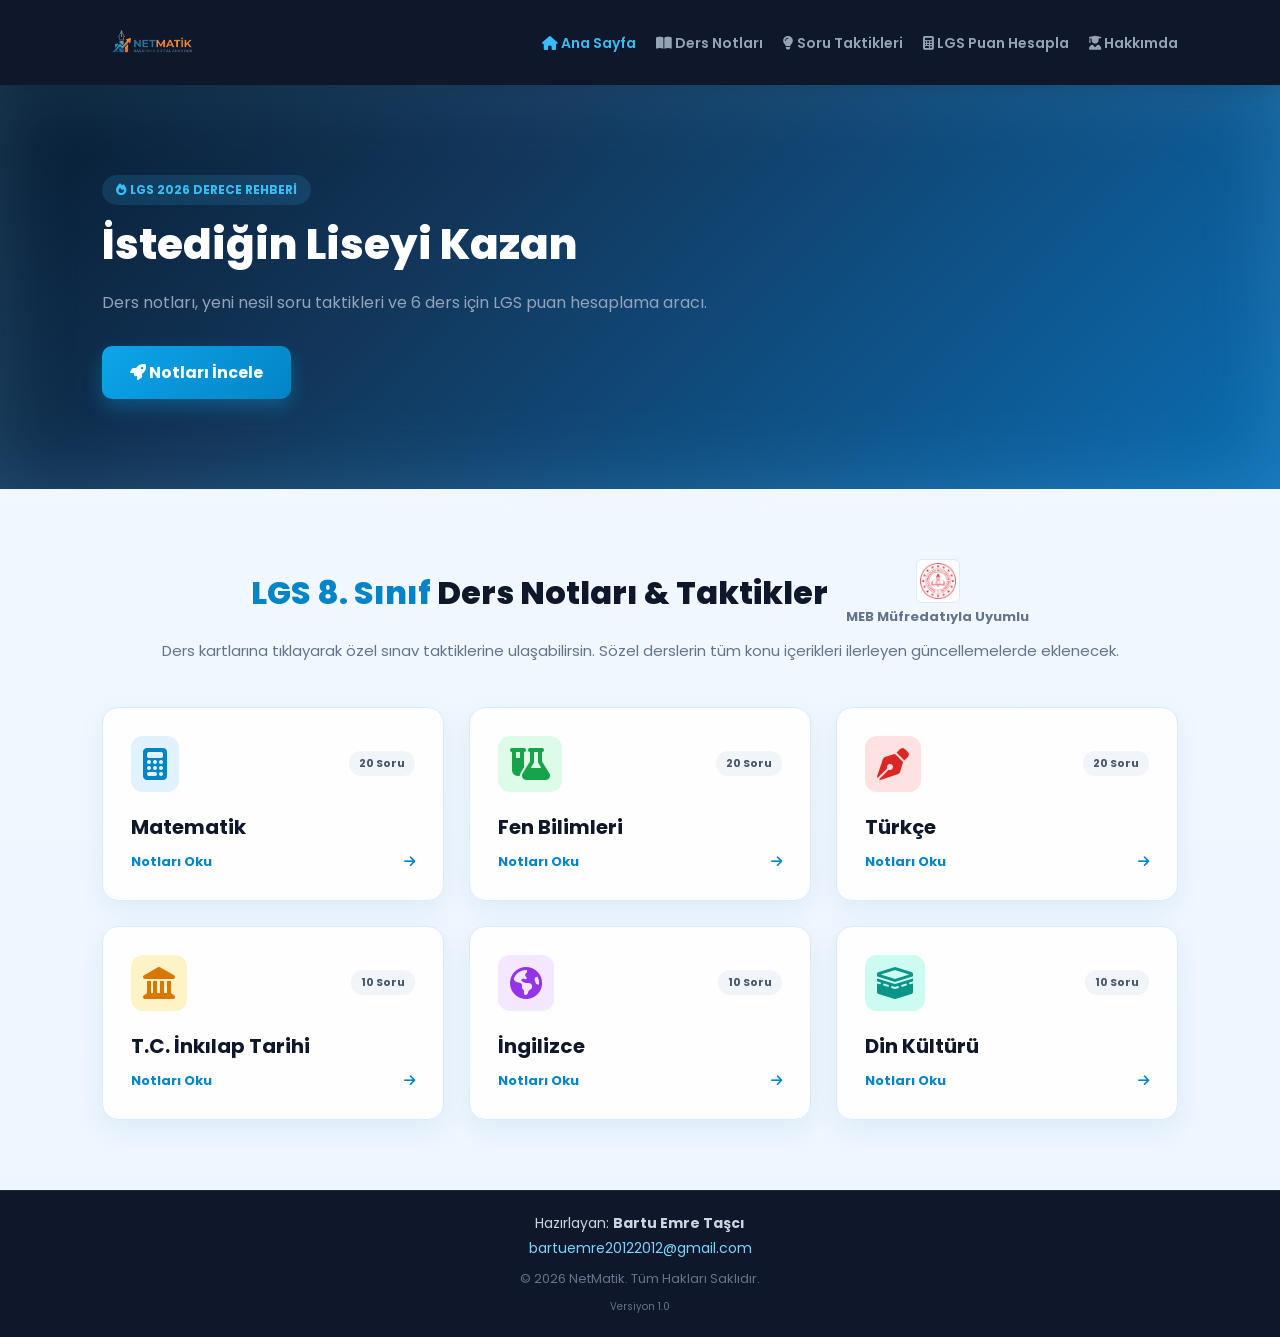
<file: NETMATİK/index.html>
<!DOCTYPE html>
<html lang="tr">
<head>
   <meta name="google-site-verification" content="M3t3auSdKv7IkRDNoAMRB8nx3ZRLrrpQ452aSY7rDKk" />
    <meta charset="UTF-8">
    <meta name="viewport" content="width=device-width, initial-scale=1.0">
    <title>NetMatik - LGS Başarı &amp; Hazırlık Platformu</title>
    <link rel="stylesheet" href="https://cdnjs.cloudflare.com/ajax/libs/font-awesome/6.4.0/css/all.min.css">
    <style>
        @import url('https://fonts.googleapis.com/css2?family=Poppins:wght@400;600;700;800&display=swap');

        * {
            margin: 0;
            padding: 0;
            box-sizing: border-box;
            font-family: 'Poppins', sans-serif;
        }

        body {
            background: radial-gradient(circle at top, rgba(125, 211, 252, 0.22), transparent 35%),
                        linear-gradient(180deg, #f4f9ff 0%, #edf5ff 100%);
            color: #1e293b;
        }

        .navbar {
            display: flex;
            justify-content: space-between;
            align-items: center;
            background: #0f172a;
            padding: 15px 8%;
            position: sticky;
            top: 0;
            z-index: 1000;
            box-shadow: 0 4px 20px rgba(0, 0, 0, 0.15);
        }

        .header-logos {
            display: flex;
            align-items: center;
            gap: 15px;
        }

        .netmatik-logo {
            height: 55px;
            width: auto;
            object-fit: contain;
            display: block;
            background: transparent;
        }

        .navbar ul {
            display: flex;
            list-style: none;
            gap: 20px;
        }

        .navbar a {
            color: #94a3b8;
            text-decoration: none;
            font-size: 14px;
            font-weight: 600;
            transition: 0.3s;
        }

        .navbar a:hover,
        .navbar a.active {
            color: #38bdf8;
        }

        .hero-banner {
            background: linear-gradient(135deg, #081c32 0%, #12365a 35%, #0b6db3 100%);
            color: white;
            padding: 90px 8%;
            position: relative;
            overflow: hidden;
            box-shadow: inset 0 0 80px rgba(125, 211, 252, 0.18);
        }

        .hero-content {
            display: flex;
            justify-content: space-between;
            align-items: center;
            gap: 40px;
            position: relative;
            z-index: 2;
        }

        .hero-text { max-width: 780px; }

        .hero-tag {
            background: rgba(56, 189, 248, 0.15);
            color: #38bdf8;
            padding: 6px 14px;
            border-radius: 20px;
            font-size: 12px;
            font-weight: 700;
            display: inline-block;
            margin-bottom: 15px;
        }

        .hero-text h1 {
            font-size: 42px;
            font-weight: 800;
            line-height: 1.2;
            margin-bottom: 20px;
        }

        .hero-text p {
            font-size: 16px;
            color: #94a3b8;
            margin-bottom: 30px;
            line-height: 1.6;
        }

        .hero-buttons {
            display: flex;
            gap: 15px;
        }

        .btn-main {
            background: linear-gradient(135deg, #0ea5e9, #0284c7);
            color: white;
            padding: 14px 28px;
            border-radius: 10px;
            text-decoration: none;
            font-weight: 700;
            transition: 0.3s;
            box-shadow: 0 8px 18px rgba(14, 165, 233, 0.32);
        }

        .btn-main:hover { background: linear-gradient(135deg, #38bdf8, #0369a1); transform: translateY(-3px); }

        .btn-secondary {
            background: rgba(255,255,255,0.1);
            color: white;
            padding: 14px 28px;
            border-radius: 10px;
            text-decoration: none;
            font-weight: 700;
            transition: 0.3s;
            border: 1px solid rgba(255,255,255,0.18);
        }

        .btn-secondary:hover { background: rgba(255,255,255,0.18); box-shadow: 0 8px 18px rgba(148, 163, 184, 0.18); }

        .hero-card {
            background: rgba(30, 41, 59, 0.8);
            border: 1px solid #334155;
            padding: 25px;
            border-radius: 16px;
            backdrop-filter: blur(10px);
        }

        .profile-badge {
            display: flex;
            align-items: center;
            gap: 15px;
        }

        .badge-icon {
            font-size: 36px;
            color: #f59e0b;
        }

        .profile-badge h4 { font-size: 14px; color: #f59e0b; }
        .profile-badge p { font-size: 13px; color: #cbd5e1; }

        /* SEKSİYON BAŞLIKLARI */
        .main-container { padding: 70px 8%; }

        .section-heading-row {
            display: flex;
            justify-content: center;
            align-items: center;
            gap: 18px;
            margin-bottom: 12px;
        }

        .curriculum-mark {
            display: flex;
            flex-direction: column;
            align-items: center;
            gap: 4px;
            color: #64748b;
            font-size: 13px;
            font-weight: 700;
            text-align: center;
        }

        .curriculum-mark img {
            width: 44px;
            height: 44px;
            object-fit: contain;
            padding: 3px;
            border: 1px solid #dbeafe;
            border-radius: 6px;
            background: #fff;
        }

        .section-heading {
            text-align: center;
            font-size: 32px;
            font-weight: 800;
            color: #0f172a;
        }

        .section-heading span { color: #0284c7; }

        .section-sub {
            text-align: center;
            color: #64748b;
            font-size: 15px;
            margin-bottom: 45px;
        }

        /* DERS KARTLARI */
        .cards-grid {
            display: grid;
            grid-template-columns: repeat(auto-fit, minmax(300px, 1fr));
            gap: 25px;
        }

        .subject-card {
            background: rgba(255,255,255,0.94);
            padding: 28px;
            border-radius: 16px;
            border: 1px solid #d9ebff;
            box-shadow: 0 8px 26px rgba(14, 116, 144, 0.08);
            cursor: pointer;
            transition: all 0.3s ease;
            display: flex;
            flex-direction: column;
            justify-content: space-between;
        }

        .subject-card:hover {
            transform: translateY(-8px);
            box-shadow: 0 16px 34px rgba(14, 116, 144, 0.12);
        }

        .subject-card.selected {
            border-color: #0284c7;
            box-shadow: 0 0 0 3px rgba(2, 132, 199, 0.12), 0 16px 34px rgba(14, 116, 144, 0.12);
        }

        .detail-page {
            display: none;
            margin-top: 30px;
            scroll-margin-top: 120px;
            background: #ffffff;
            border: 1px solid #dbeafe;
            border-radius: 22px;
            box-shadow: 0 12px 30px rgba(2, 132, 199, 0.08);
            padding: 28px;
        }

        .detail-page.active {
            display: block;
        }

        .hidden {
            display: none !important;
        }

        .detail-page-header {
            display: flex;
            align-items: center;
            gap: 16px;
            margin-bottom: 20px;
        }

        .detail-page-icon {
            width: 58px;
            height: 58px;
            border-radius: 18px;
            display: grid;
            place-items: center;
            font-size: 26px;
        }

        .detail-page h3 {
            font-size: 32px;
            color: #0f172a;
            margin: 0;
        }

        .detail-page .subtitle {
            color: #475569;
            font-size: 15px;
            line-height: 1.8;
            margin-bottom: 20px;
        }

        .detail-page .chapter-box {
            background: #f8fbff;
            border: 1px solid #dbeafe;
            border-radius: 16px;
            padding: 22px;
            margin-bottom: 18px;
        }

        .detail-page .chapter-box h4 {
            color: #0369a1;
            margin-bottom: 10px;
            font-size: 20px;
        }

        .detail-page .chapter-box p,
        .detail-page .chapter-box li {
            color: #334155;
            line-height: 1.8;
            font-size: 15px;
        }

        .detail-page .chapter-box ul {
            margin-left: 20px;
        }

        .topic-link {
            width: 100%;
            display: flex;
            align-items: center;
            justify-content: space-between;
            gap: 16px;
            padding: 18px 20px;
            margin-bottom: 12px;
            border: 1px solid #dbeafe;
            border-radius: 12px;
            background: #f8fbff;
            color: #0f172a;
            font: inherit;
            font-weight: 700;
            text-align: left;
            cursor: pointer;
            transition: background 0.2s, border-color 0.2s, transform 0.2s;
        }

        .topic-link:hover {
            background: #eaf6ff;
            border-color: #7dd3fc;
            transform: translateY(-2px);
        }

        .topic-link i {
            color: #0284c7;
            flex: 0 0 auto;
        }

        .topic-diagram {
            display: block;
            width: auto;
            max-width: min(760px, 100%);
            max-height: 320px;
            object-fit: contain;
            margin: 18px auto 0;
            border: 1px solid #dbeafe;
            border-radius: 10px;
            background: #fff;
        }

        .topic-diagram-sea-land {
            width: 300px;
            height: 410px;
            max-height: none;
            object-fit: cover;
            object-position: top;
        }

        .weather-table-wrap {
            overflow-x: auto;
            margin-top: 18px;
            border: 1px solid #dbeafe;
            border-radius: 10px;
        }

        .weather-table {
            width: 100%;
            min-width: 620px;
            border-collapse: collapse;
            background: #fff;
            font-size: 14px;
        }

        .weather-table th,
        .weather-table td {
            padding: 12px 14px;
            border-bottom: 1px solid #dbeafe;
            text-align: left;
            vertical-align: top;
            line-height: 1.6;
        }

        .weather-table th {
            background: #eaf6ff;
            color: #075985;
            font-weight: 800;
        }

        .weather-table tr:last-child td {
            border-bottom: 0;
        }

        .weather-event-grid {
            display: grid;
            grid-template-columns: repeat(auto-fit, minmax(220px, 1fr));
            gap: 8px 22px;
            margin-top: 18px;
        }

        .weather-event {
            display: flex;
            align-items: flex-start;
            gap: 12px;
            padding: 14px 0;
            border-bottom: 1px solid #dbeafe;
        }

        .weather-event > div {
            flex: 1;
            min-width: 0;
        }

        .weather-event-image {
            display: block;
            width: auto;
            max-width: 104px;
            max-height: 88px;
            object-fit: contain;
            margin-left: auto;
            border-radius: 8px;
        }

        .weather-event-icon {
            display: grid;
            place-items: center;
            width: 40px;
            height: 40px;
            flex: 0 0 40px;
            border-radius: 10px;
            background: #e0f2fe;
            color: #0284c7;
            font-size: 18px;
        }

        .weather-event h4 {
            margin: 0 0 5px;
            color: #075985;
            font-size: 16px;
        }

        .weather-event p {
            margin: 0;
            color: #334155;
            font-size: 14px;
            line-height: 1.7;
        }

        .weather-group,
        .weather-info-group {
            margin-top: 24px;
            padding-top: 18px;
            border-top: 1px solid #dbeafe;
        }

        .weather-group h4,
        .weather-info-group h4 {
            margin: 0 0 8px;
            color: #075985;
            font-size: 18px;
        }

        .weather-group > p,
        .weather-info-group > p {
            color: #475569;
            line-height: 1.7;
        }

        .weather-info-group ul {
            margin: 10px 0 0 20px;
            color: #334155;
            line-height: 1.7;
        }

        .source-note {
            margin-top: 22px;
            padding-top: 14px;
            border-top: 1px solid #dbeafe;
            color: #64748b;
            font-size: 13px;
        }

        /*
        .back-link {
            display: inline-flex;
                subtitle: 'Fen Bilimleri konu özetleri ve sınavda işine yarayacak temel bilgiler.',
                topics: [
            margin-top: 24px;
                        heading: 'Mevsimlerin Oluşumu ve Dünya’nın Hareketleri',
                        sections: [
                            {
                                heading: 'Eksen Eğikliği (23°27′)',
                                text: 'Dünya’nın dönme ekseni, yörünge düzlemine göre 23°27′ eğiktir. Mevsimlerin oluşmasında eksen eğikliği ve Dünya’nın Güneş etrafındaki dolanma hareketi birlikte etkilidir.',
                                bullets: ['Eksen eğikliği yıl boyunca sabit kalır.', 'Aynı anda farklı yarım kürelerde farklı mevsimler yaşanabilir.', 'Güneş ışınlarının geliş açısı ve gece-gündüz süreleri yıl içinde değişir.'],
                                image: './assets/images.jpg',
                                imageAlt: 'Dünya’nın dönme ekseni ve yörünge düzlemi arasındaki eğiklik'
                            },
                            {
                                heading: 'Eksen Eğikliği Olmasaydı',
                                text: 'Dünya’nın dönme ekseni yörünge düzlemine dik olsaydı, Güneş ışınlarının geliş açısı yıl boyunca aynı enlemlerde değişmeden kalırdı.',
                                bullets: ['Mevsimler oluşmazdı.', 'Gece ve gündüz süreleri yıl boyunca eşit, yaklaşık 12 saat olurdu.', 'Öğle vakti gölge boyları yıl içinde değişmezdi.']
                            },
                            {
                                heading: 'Birim Yüzeye Düşen Enerji ve Isınma',
                                text: 'Güneş ışınlarının düşme açısı, enerjinin yeryüzündeki dağılışını etkiler. Dik gelen ışınlar daha dar bir alana, eğik gelen ışınlar daha geniş bir alana yayılır.',
                                bullets: ['Dik veya dike yakın ışınlarda birim yüzeye düşen enerji artar; öğle vakti gölge boyu kısalır.', 'Eğik ışınlarda enerji daha geniş alana yayılır ve birim yüzeye düşen enerji azalır; öğle vakti gölge boyu uzar.'],
                                image: './assets/images (1).jpg',
                                imageAlt: 'Güneş ışınlarının Dünya’ya geliş açısı ve aydınlanan bölgeler'
                            },
                            {
                                heading: 'Dolanma Hareketi ve Elips Yörünge',
                                text: 'Dünya, Güneş çevresinde elips biçimli bir yörüngede dolanır. Dünya’nın Güneş’e yaklaşıp uzaklaşması mevsimlerin temel nedeni değildir; belirleyici olan eksen eğikliğiyle birlikte Güneş ışınlarının geliş açısıdır.',
                                bullets: ['Dünya Güneş’e yaklaşık 3 Ocak’ta en yakın konumdayken Kuzey Yarım Küre kış mevsimini yaşar.', 'Dünya Güneş’e yaklaşık 4 Temmuz’da en uzak konumdayken Kuzey Yarım Küre yaz mevsimini yaşar.'],
                                image: './assets/Mevsimlerin-Olusumu-Ozel-Tarihler.jpg',
                                imageAlt: 'Dünya’nın yörüngesinde mevsimlerin ve önemli tarihlerin gösterimi'
            border-radius: 999px;
            padding: 10px 18px;
            font-weight: 700;
            cursor: pointer;
                        heading: 'Yılın Dört Kritik Tarihi ve Ekinokslar',
                        sections: [
                            {
                                heading: '21 Haziran: Yaz Gün Dönümü',
                                text: 'Güneş ışınları Yengeç Dönencesi’ne dik düşer. Kuzey Yarım Küre’de yaz, Güney Yarım Küre’de kış başlar.',
                                bullets: ['Kuzey Yarım Küre’de yılın en uzun gündüzü, Güney Yarım Küre’de en uzun gecesi yaşanır.', 'Bu tarihten sonra Kuzey Yarım Küre’de gündüzler kısalmaya başlar.'],
                                image: './assets/images (3).jpg',
                                imageAlt: 'Dünya’nın 21 Haziran tarihindeki konumu'
                            },
                            {
                                heading: '21 Aralık: Kış Gün Dönümü',
                                text: 'Güneş ışınları Oğlak Dönencesi’ne dik düşer. Kuzey Yarım Küre’de kış, Güney Yarım Küre’de yaz başlar.',
                                bullets: ['Kuzey Yarım Küre’de yılın en uzun gecesi, Güney Yarım Küre’de en uzun gündüzü yaşanır.', 'Bu tarihten sonra Kuzey Yarım Küre’de gündüzler uzamaya başlar.'],
                                image: './assets/images (2).jpg',
                                imageAlt: 'Dünya’nın 21 Aralık tarihindeki konumu'
                            },
                            {
                                heading: '21 Mart ve 23 Eylül: Ekinokslar',
                                text: 'Güneş ışınları Ekvator’a dik düşer. Her iki yarım kürede gece ve gündüz süreleri yaklaşık 12 saat eşit olur.',
                                bullets: ['21 Mart’ta Kuzey Yarım Küre’de ilkbahar, Güney Yarım Küre’de sonbahar başlar.', '23 Eylül’de Kuzey Yarım Küre’de sonbahar, Güney Yarım Küre’de ilkbahar başlar.'],
                                image: './assets/images (6).jpg',
                                imageAlt: '21 Mart, 21 Haziran, 23 Eylül ve 21 Aralık tarihlerinin karşılaştırması'
                            }
                        ]
                    },
                    {
                        heading: 'İklim ve Hava Olayları',
                        sections: [
                            {
                                heading: 'İklim ile Hava Olayları Arasındaki Farklar',
                                text: 'Hava olayları kısa süreli ve dar alanlı atmosfer değişimleridir. İklim ise bir bölgedeki hava olaylarının uzun yıllar boyunca gözlenen genel özellikleridir.',
                                bullets: [],
                                comparisonTable: {
                                    headers: ['Özellik', 'Hava Olayları', 'İklim'],
                                    rows: [
                                        ['Kapsam / Alan', 'Dar alanlarda; mahalle, ilçe veya şehirde görülür.', 'Geniş coğrafi bölgelerin genel özelliklerini anlatır.'],
                                        ['Zaman / Süre', 'Kısa sürelidir; saatler veya günler içinde değişebilir.', 'En az 30 yıllık gözlem ve ölçümlerin genel değerlendirmesidir.'],
                                        ['Kesinlik', 'Tahmine dayanır; kısa vadede değişebilir.', 'Uzun dönemli ve görece kararlı özellikleri belirtir.'],
                                        ['Bilim Dalı', 'Meteoroloji', 'Klimatoloji (iklim bilimi)'],
                                        ['Uzman', 'Meteorolog', 'Klimatolog (iklim bilimci)'],
                                        ['Örnekler', 'Yağmur, kar, dolu, sis, çiğ, kırağı ve rüzgâr.', 'Akdeniz, karasal, çöl ve kutup iklimi.']
                                    ]
                                }
                            },
                            {
                                heading: 'Gökyüzüne Yakın Hava Olayları',
                                text: 'Bulutlarda gerçekleşen yoğuşma veya donma sonucunda oluşan yağış türleridir.',
                                bullets: [],
                                events: [
                                    { title: 'Yağmur', icon: 'fa-cloud-rain', text: 'Su buharı soğuyup yoğuşarak su damlacıklarına dönüşür; damlalar ağırlaşınca sıvı hâlde yeryüzüne düşer.' },
                                    { title: 'Kar', icon: 'fa-snowflake', text: 'Bulutlardaki su, sıcaklık donma noktasının altına indiğinde buz kristallerine dönüşür ve kar taneleri hâlinde düşer.' },
                                    { title: 'Dolu', icon: 'fa-cloud-showers-heavy', text: 'Güçlü hava akımları su damlalarını bulut içinde yukarı taşır. Damlalar donup katmanlar hâlinde büyüyerek buz taneleri olarak düşer.' }
                                ]
                            },
                            {
                                heading: 'Yeryüzüne Yakın Hava Olayları',
                                text: 'Su buharının yeryüzüne yakın soğuk hava veya yüzeylerle karşılaşmasıyla oluşurlar.',
                                bullets: [],
                                events: [
                                    { title: 'Çiğ', icon: 'fa-droplet', text: 'Serin gecelerde su buharının bitki, taş ve benzeri soğuk yüzeylerde yoğuşarak su damlacıkları oluşturmasıdır.' },
                                    { title: 'Kırağı', icon: 'fa-icicles', text: 'Soğuk yüzeylerde su buharının sıvılaşmadan doğrudan buz kristallerine dönüşmesidir; genellikle sıcaklık 0 °C’nin altındayken görülür.' },
                                    { title: 'Sis', icon: 'fa-smog', text: 'Yeryüzüne yakın su buharının yoğuşup havada asılı kalmasıdır. Yere inmiş bulut gibi düşünülebilir ve görüş mesafesini azaltır.' }
                                ]
                            },
                            {
                                heading: 'Meteoroloji ve Meteorolog',
                                text: 'Meteoroloji; sıcaklık, rüzgâr, basınç, yağmur ve kar gibi atmosfer olaylarını gözlemleyen, değişimleri inceleyen ve kısa vadeli hava tahminleri hazırlayan bilim dalıdır.',
                                bullets: ['Meteorolog, hava olaylarını inceleyen ve tahmin raporlarını hazırlayan uzmandır.', 'Balon, uydu, radar ve yer istasyonlarından gelen ölçümleri değerlendirirler.', 'Çalışmalar günlük veya birkaç günlük hava değişimlerine odaklanır.']
                            },
                            {
                                heading: 'Klimatoloji ve Klimatolog',
                                text: 'Klimatoloji, bir bölgedeki hava olaylarının en az 30 yıllık gözlem ve ölçümlere dayanan genel özelliklerini ve iklim tiplerini inceler.',
                                bullets: ['Klimatolog, uzun yıllara ait meteorolojik verileri analiz ederek iklim özelliklerini ve iklim haritalarını ortaya çıkaran uzmandır.', 'Günlük hava tahmini yerine uzun dönemli eğilimleri, kuraklık döngülerini ve iklim değişikliğini inceler.', 'Örnek: “Akdeniz ikliminde yazlar sıcak ve kurak geçer.”']
                            }
                        ]
                    },
                    {
                        heading: 'Atmosfer Basıncı ve Rüzgârın Oluşumu',
                        sections: [
                            {
                                heading: 'Alçak Basınç Alanı',
                                text: 'Isınan hava genleşir, yoğunluğu azalır ve yükselir. Yükselen hava nedeniyle yeryüzündeki basınç azalır.',
                                bullets: ['Alçak basınç alanlarında bulutlanma ve yağış olasılığı artabilir.']
                            },
                            {
                                heading: 'Yüksek Basınç Alanı',
                                text: 'Soğuyan hava yoğunlaşır, ağırlaşır ve alçalır. Yeryüzüne doğru çöken hava yüksek basınç oluşturur.',
                                bullets: ['Yüksek basınç alanlarında hava çoğunlukla açık ve bulutsuzdur.']
                            },
                            {
                                heading: 'Rüzgârın Esiş Yönü',
                                text: 'Rüzgâr, yatay yönde yüksek basınç alanından alçak basınç alanına doğru gerçekleşen hava akımıdır.',
                                bullets: ['İki bölge arasındaki basınç farkı arttıkça rüzgârın şiddeti de artar.']
                            }
                        ]
        */
        .back-link {
            display: inline-flex;
            align-items: center;
            gap: 8px;
            margin-top: 24px;
            background: #e0f2fe;
            color: #0369a1;
            border: 1px solid #bae6fd;
            border-radius: 999px;
            padding: 10px 18px;
            font-weight: 700;
            cursor: pointer;
            text-decoration: none;
        }

        .card-header {
            display: flex;
            justify-content: space-between;
            align-items: center;
            margin-bottom: 20px;
        }

        .card-img-icon {
            font-size: 32px;
            padding: 12px;
            border-radius: 12px;
        }

        .mat-theme .card-img-icon { background: #e0f2fe; color: #0284c7; }
        .fen-theme .card-img-icon { background: #dcfce7; color: #16a34a; }
        .turkce-theme .card-img-icon { background: #fee2e2; color: #dc2626; }
        .inkilap-theme .card-img-icon { background: #fef3c7; color: #d97706; }
        .ingilizce-theme .card-img-icon { background: #f3e8ff; color: #9333ea; }
        .din-theme .card-img-icon { background: #ccfbf1; color: #0d9488; }

        .card-tag {
            font-size: 11px;
            font-weight: 700;
            padding: 4px 10px;
            border-radius: 12px;
            background: #f1f5f9;
            color: #475569;
        }

        .subject-card h3 { font-size: 20px; margin-bottom: 10px; color: #0f172a; }
        .subject-card p { font-size: 13px; color: #64748b; line-height: 1.6; margin-bottom: 20px; }

        .card-footer {
            display: flex;
            justify-content: space-between;
            align-items: center;
            font-size: 13px;
            font-weight: 700;
            color: #0284c7;
        }

        .detail-box {
            display: none;
            background: #ffffff;
            border: 1px solid #cbd5e1;
            border-left: 5px solid #0284c7;
            padding: 20px;
            margin-top: 30px;
            border-radius: 12px;
        }

        .detail-header { font-weight: 800; color: #0284c7; margin-bottom: 8px; font-size: 16px; }

        .lesson-section h3 {
            color: #0369a1;
            font-size: 22px;
            margin-bottom: 12px;
        }

        .lesson-section p,
        .lesson-section li {
            color: #334155;
            font-size: 15px;
            line-height: 1.8;
        }

        .lesson-section ul {
            margin: 12px 0 14px 22px;
        }

        .formula-box {
            background: #f8fafc;
            border-left: 4px solid #0284c7;
            padding: 15px 18px;
            border-radius: 10px;
            margin: 18px 0;
            font-weight: 700;
            color: #0f172a;
            overflow-x: auto;
        }

        .lesson-section sup,
        .formula-box sup,
        .question-box sup,
        .lesson-section sub,
        .formula-box sub,
        .question-box sub {
            font-size: 0.7em;
            vertical-align: super;
            line-height: 0;
        }

        .question-box {
            background: #f0f9ff;
            border: 1px solid #bae6fd;
            border-radius: 14px;
            padding: 18px 20px;
            margin-top: 18px;
        }

        .question-box h4 {
            color: #075985;
            margin-bottom: 12px;
            font-size: 18px;
        }

        .question-box ul {
            list-style: none;
            margin: 0;
            padding: 0;
            display: grid;
            gap: 10px;
        }

        .question-box li {
            background: #fff;
            border: 1px solid #dbeafe;
            border-radius: 10px;
            padding: 10px 12px;
            color: #0f172a;
        }

        .answer-tag {
            margin-top: 12px;
            display: inline-block;
            background: #dcfce7;
            color: #166534;
            padding: 7px 12px;
            border-radius: 999px;
            font-size: 12px;
            font-weight: 800;
        }

        /* CALCULATOR SEKSİYONU */
        .calculator-section { background: #0f172a; padding: 70px 8%; color: white; }
        .calculator-section {
            display: none;
        }

        .calculator-section.active {
            display: block;
            position: fixed;
            inset: 0;
            z-index: 2000;
            overflow-y: auto;
        }

        body.calculator-open > *:not(#hesaplama) {
            display: none !important;
        }
        .white { color: white !important; }
        .white-sub { color: #94a3b8 !important; }

        .calc-card {
            background: #1e293b;
            border: 1px solid #334155;
            padding: 35px;
            border-radius: 20px;
            max-width: 900px;
            margin: 0 auto;
        }

        .calc-grid {
            display: grid;
            grid-template-columns: 1fr 1fr;
            gap: 40px;
        }

        .column-title {
            font-size: 16px;
            color: #38bdf8;
            border-bottom: 2px solid #334155;
            padding-bottom: 10px;
            margin-bottom: 20px;
        }

        .input-row {
            display: flex;
            justify-content: space-between;
            align-items: center;
            margin-bottom: 15px;
            font-size: 14px;
        }

        .inputs input {
            width: 50px;
            padding: 8px;
            border-radius: 8px;
            border: 1px solid #475569;
            background: #0f172a;
            color: white;
            text-align: center;
            font-weight: bold;
        }

        .calc-btn {
            width: 100%;
            padding: 14px;
            background: #10b981;
            color: white;
            border: none;
            border-radius: 10px;
            font-size: 16px;
            font-weight: 800;
            cursor: pointer;
            margin-top: 20px;
            transition: 0.3s;
        }

        .calc-btn:hover { background: #059669; }

        .calc-back-link {
            display: inline-flex;
            align-items: center;
            gap: 8px;
            margin-top: 20px;
            background: rgba(14, 165, 233, 0.12);
            color: #7dd3fc;
            border: 1px solid rgba(125, 211, 252, 0.35);
            border-radius: 999px;
            padding: 10px 18px;
            font-weight: 700;
            cursor: pointer;
            text-decoration: none;
        }

        .result-display {
            margin-top: 30px;
            padding-top: 20px;
            border-top: 2px dashed #334155;
            text-align: center;
        }

        .score-text {
            font-size: 24px;
            font-weight: 800;
            color: #34d399;
        }

        .nets-detail {
            margin-top: 15px;
            font-size: 14px;
            color: #cbd5e1;
            line-height: 1.8;
        }

        /* HAKKIMIZDA & FOOTER */
        .tactics-page {
            display: none;
            position: fixed;
            inset: 0;
            z-index: 2000;
            overflow-y: auto;
            padding: 36px 8% 60px;
            background: #f4f9ff;
        }

        .tactics-page.active {
            display: block;
        }

        body.tactics-open > *:not(#taktikler) {
            display: none !important;
        }

        .tactics-container {
            max-width: 1120px;
            margin: 0 auto;
        }

        .tactics-header {
            margin: 22px 0 28px;
        }

        .tactics-header h2 {
            margin-bottom: 12px;
            color: #0f172a;
            font-size: 32px;
        }

        .tactics-header p {
            max-width: 780px;
            color: #475569;
            line-height: 1.8;
        }

        .tactics-section {
            padding: 24px 0;
            border-top: 1px solid #cbd5e1;
        }

        .tactics-section h3 {
            margin-bottom: 10px;
            color: #075985;
            font-size: 22px;
        }

        .tactics-steps,
        .tactics-subject-grid {
            display: grid;
            grid-template-columns: repeat(auto-fit, minmax(280px, 1fr));
            gap: 0 30px;
        }

        .tactics-steps {
            margin: 0;
            padding: 0;
            list-style: none;
        }

        .tactics-steps li {
            display: grid;
            grid-template-columns: 38px minmax(0, 1fr);
            gap: 12px;
            padding: 16px 0;
            border-bottom: 1px solid #dbeafe;
        }

        .tactics-number {
            color: #0284c7;
            font-size: 18px;
            font-weight: 800;
        }

        .tactics-steps h4,
        .tactic-subject h4 {
            margin: 0 0 6px;
            color: #0f172a;
            font-size: 16px;
        }

        .tactics-steps p,
        .tactic-subject p {
            margin: 0;
            color: #475569;
            font-size: 14px;
            line-height: 1.7;
        }

        .tactic-subject {
            padding: 16px 0;
            border-bottom: 1px solid #dbeafe;
        }

        .tactic-subject h4 i {
            width: 24px;
            margin-right: 6px;
            color: #0284c7;
        }

        .tactics-source {
            padding-top: 18px;
            color: #64748b;
            font-size: 13px;
        }

        .tactics-source a {
            color: #0369a1;
            font-weight: 700;
        }

        .about-section {
            display: none;
            padding: 80px 8%;
            text-align: center;
        }

        .about-section.active {
            display: block;
            position: fixed;
            inset: 0;
            z-index: 2000;
            overflow-y: auto;
            background: #f4f9ff;
        }

        body.about-open > *:not(#hakkimizda) {
            display: none !important;
        }
        .about-card {
            max-width: 700px;
            margin: 0 auto;
            background: white;
            padding: 40px;
            border-radius: 20px;
            box-shadow: 0 4px 20px rgba(0,0,0,0.04);
        }

        .about-icon { font-size: 45px; color: #0284c7; margin-bottom: 15px; }
        .about-card h2 { font-size: 24px; margin-bottom: 15px; }
        .about-card p { color: #64748b; font-size: 15px; line-height: 1.7; margin-bottom: 20px; }
        .author-tag { display: inline-block; background: #e0f2fe; color: #0369a1; padding: 8px 16px; border-radius: 20px; font-size: 13px; font-weight: 700; }

        footer {
            display: flex;
            flex-direction: column;
            align-items: center;
            gap: 10px;
            background: #0f172a;
            color: #64748b;
            text-align: center;
            padding: 22px 8%;
            font-size: 13px;
            border-top: 1px solid #1e293b;
        }

        .version-label {
            color: #64748b;
            font-size: 10px;
        }

        .footer-contact {
            display: grid;
            gap: 4px;
            color: #cbd5e1;
            font-size: 14px;
        }

        .footer-contact a {
            color: #7dd3fc;
            text-decoration: none;
        }

        footer p { margin: 0; }

        @media (max-width: 768px) {
            .calc-grid { grid-template-columns: 1fr; }
            .hero-content { flex-direction: column; text-align: center; }
            .hero-buttons { justify-content: center; }
            .section-heading-row { flex-direction: column; gap: 8px; }
            .navbar {
                flex-direction: column;
                align-items: center;
                gap: 12px;
                padding: 12px 6%;
            }
            .header-logos { justify-content: center; }
            .navbar nav { width: 100%; }
            .navbar ul {
                justify-content: center;
                flex-wrap: wrap;
                gap: 8px 14px;
            }
            .navbar a { font-size: 12px; }
            .tactics-page { padding: 24px 6% 44px; }
            .tactics-header h2 { font-size: 28px; }
        }
    </style>
</head>
<body>

    <!-- RESMİ HEADER & LOGOLAR -->
    <header class="navbar">
        <div class="header-logos">
            <img class="netmatik-logo" src="./assets/Gemini_Generated_Image_-Photoroom.png" alt="NetMatik Logosu">
        </div>
        <nav>
            <ul>
                <li><a href="#anasayfa" class="active"><i class="fa-solid fa-house"></i> Ana Sayfa</a></li>
                <li><a href="#dersler"><i class="fa-solid fa-book-open"></i> Ders Notları</a></li>
                <li><a href="#taktikler"><i class="fa-solid fa-lightbulb"></i> Soru Taktikleri</a></li>
                <li><a href="#hesaplama"><i class="fa-solid fa-calculator"></i> LGS Puan Hesapla</a></li>
                <li><a href="#hakkimizda"><i class="fa-solid fa-user-graduate"></i> Hakkımda</a></li>
            </ul>
        </nav>
    </header>

    <!-- HERO / BANNER ALANI -->
    <section id="anasayfa" class="hero-banner">
        <div class="hero-content">
            <div class="hero-text">
                <span class="hero-tag"><i class="fa-solid fa-fire"></i> LGS 2026 DERECE REHBERİ</span>
                <h1>İstediğin Liseyi Kazan</h1>
                <p>Ders notları, yeni nesil soru taktikleri ve 6 ders için LGS puan hesaplama aracı.</p>
                <div class="hero-buttons">
                    <a href="#dersler" class="btn-main"><i class="fa-solid fa-rocket"></i> Notları İncele</a>
                </div>
            </div>
        </div>
    </section>

    <!-- DERS KARTLARI SEKSİYONU -->
    <section id="dersler" class="main-container">
        <div class="section-heading-row">
            <h2 class="section-heading"><span>LGS 8. Sınıf</span> Ders Notları & Taktikler</h2>
            <div class="curriculum-mark">
                <img src="./assets/meblogo.png" alt="MEB Logosu">
                <span>MEB Müfredatıyla Uyumlu</span>
            </div>
        </div>
        <p class="section-sub">Ders kartlarına tıklayarak özel sınav taktiklerine ulaşabilirsin. Sözel derslerin tüm konu içerikleri ilerleyen güncellemelerde eklenecek.</p>

        <div class="cards-grid">
            
            <div class="subject-card mat-theme" data-subject="matematik">
                <div class="card-header">
                    <i class="fa-solid fa-calculator card-img-icon"></i>
                    <span class="card-tag">20 Soru</span>
                </div>
                <h3>Matematik</h3>
                <div class="card-footer">
                    <span>Notları Oku</span>
                    <i class="fa-solid fa-arrow-right"></i>
                </div>
            </div>

            <div class="subject-card fen-theme" data-subject="fen">
                <div class="card-header">
                    <i class="fa-solid fa-flask-vial card-img-icon"></i>
                    <span class="card-tag">20 Soru</span>
                </div>
                <h3>Fen Bilimleri</h3>
                <div class="card-footer">
                    <span>Notları Oku</span>
                    <i class="fa-solid fa-arrow-right"></i>
                </div>
            </div>

            <div class="subject-card turkce-theme" data-subject="turkce">
                <div class="card-header">
                    <i class="fa-solid fa-pen-nib card-img-icon"></i>
                    <span class="card-tag">20 Soru</span>
                </div>
                <h3>Türkçe</h3>
                <div class="card-footer">
                    <span>Notları Oku</span>
                    <i class="fa-solid fa-arrow-right"></i>
                </div>
            </div>

            <div class="subject-card inkilap-theme" data-subject="inkilap">
                <div class="card-header">
                    <i class="fa-solid fa-landmark card-img-icon"></i>
                    <span class="card-tag">10 Soru</span>
                </div>
                <h3>T.C. İnkılap Tarihi</h3>
                <div class="card-footer">
                    <span>Notları Oku</span>
                    <i class="fa-solid fa-arrow-right"></i>
                </div>
            </div>

            <div class="subject-card ingilizce-theme" data-subject="ingilizce">
                <div class="card-header">
                    <i class="fa-solid fa-earth-americas card-img-icon"></i>
                    <span class="card-tag">10 Soru</span>
                </div>
                <h3>İngilizce</h3>
                <div class="card-footer">
                    <span>Notları Oku</span>
                    <i class="fa-solid fa-arrow-right"></i>
                </div>
            </div>

            <div class="subject-card din-theme" data-subject="din">
                <div class="card-header">
                    <i class="fa-solid fa-kaaba card-img-icon"></i>
                    <span class="card-tag">10 Soru</span>
                </div>
                <h3>Din Kültürü</h3>
                <div class="card-footer">
                    <span>Notları Oku</span>
                    <i class="fa-solid fa-arrow-right"></i>
                </div>
            </div>

        </div>

    </section>

    <section id="subject-detail-view" class="detail-page">
        <button id="back-to-cards" class="back-link" type="button">← Kartlara Dön</button>
        <div class="detail-page-header">
            <div id="detail-icon" class="detail-page-icon"></div>
            <h3 id="detail-title">Seçili Ders</h3>
        </div>
        <div id="detail-content"></div>
    </section>

    <section id="taktikler" class="tactics-page">
        <div class="tactics-container">
            <button id="back-from-tactics" class="back-link" type="button">← Ana Sayfaya Dön</button>
            <header class="tactics-header">
                <span class="hero-tag"><i class="fa-solid fa-lightbulb"></i> LGS ÇÖZÜM REHBERİ</span>
                <h2>Yeni Nesil Soru Taktikleri</h2>
                <p>Metin, tablo, grafik ve günlük yaşam senaryolarında verilen bilgileri ayır; sorunun istediğiyle ilişkilendir ve cevabını kanıtla.</p>
            </header>

            <section class="tactics-section" aria-labelledby="genel-taktikler-baslik">
                <h3 id="genel-taktikler-baslik">Her Soruda Uygula</h3>
                <ol class="tactics-steps">
                    <li><span class="tactics-number">01</span><div><h4>Soru kökünü netleştir</h4><p>Önce senden ne istendiğini bul. “Değildir”, “ulaşılamaz” ve “kesinlikle” gibi belirleyici sözcükleri işaretle.</p></div></li>
                    <li><span class="tactics-number">02</span><div><h4>Görseli doğru oku</h4><p>Grafiğin başlığını, eksenlerini, birimlerini ve açıklama işaretlerini kontrol et; yalnızca çizginin şekline bakarak karar verme.</p></div></li>
                    <li><span class="tactics-number">03</span><div><h4>Veri ile yorumu ayır</h4><p>Soruda açıkça verilenleri, çıkarım yapman gerekenlerden ayır. Her seçeneği metin veya görseldeki kanıtla karşılaştır.</p></div></li>
                    <li><span class="tactics-number">04</span><div><h4>İlişkiyi modelle</h4><p>Gerekirse kısa not, tablo, çizim veya denklem kullan. Uzun senaryoyu küçük ve kontrol edilebilir adımlara böl.</p></div></li>
                    <li><span class="tactics-number">05</span><div><h4>Seçeneği doğrula</h4><p>İşlemi ve birimi kontrol et; seçeneğin sorudaki tüm koşulları karşıladığından emin ol. Bir koşulu bozan seçeneği ele.</p></div></li>
                    <li><span class="tactics-number">06</span><div><h4>Zamanı yönet</h4><p>Bir soruda gereğinden fazla takılırsan işaretleyip ilerle; kalan sorulardan sonra geri dön.</p></div></li>
                </ol>
            </section>

            <section class="tactics-section" aria-labelledby="ders-taktikleri-baslik">
                <h3 id="ders-taktikleri-baslik">Derslere Göre</h3>
                <div class="tactics-subject-grid">
                    <article class="tactic-subject"><h4><i class="fa-solid fa-calculator"></i>Matematik</h4><p>Verilen sayıları ve ilişkileri ayır; işlemi kurmadan önce şekil, tablo veya denklemle göster. Sonucu birim ve yaklaşık değerle kontrol et.</p></article>
                    <article class="tactic-subject"><h4><i class="fa-solid fa-flask-vial"></i>Fen Bilimleri</h4><p>Deney sorularında değiştirilen, ölçülen ve sabit tutulan değişkenleri bul. Tablo ve grafiklerde değerleri aynı koşullar arasında karşılaştır.</p></article>
                    <article class="tactic-subject"><h4><i class="fa-solid fa-book-open"></i>Türkçe</h4><p>Soru kökünün istediği anlamı belirle; seçenekleri metindeki düşünce ve kanıtlarla karşılaştır. Metnin söylemediği bilgiyi çıkarım diye ekleme.</p></article>
                    <article class="tactic-subject"><h4><i class="fa-solid fa-landmark"></i>İnkılap Tarihi</h4><p>Olayları zaman sırasına koy; neden-sonuç ilişkisini ve metnin yazıldığı dönemi dikkate al. Bugünün koşullarını geçmişe doğrudan taşıma.</p></article>
                    <article class="tactic-subject"><h4><i class="fa-solid fa-earth-americas"></i>İngilizce</h4><p>Diyalog veya metnin bağlamını bul; zaman, olumsuzluk ve bağlaçları takip et. Bilmediğin her kelimeyi çevirmek yerine cümlenin genel anlamını kullan.</p></article>
                    <article class="tactic-subject"><h4><i class="fa-solid fa-kaaba"></i>Din Kültürü</h4><p>Senaryodaki davranış, niyet ve sonucu ayır; soruda ölçülen kavramı bulup seçenekleri bu kavrama göre değerlendir.</p></article>
                </div>
            </section>

            <p class="tactics-source">Resmî örnek soru ve ölçme-değerlendirme kaynakları: <a href="https://odsgm.meb.gov.tr/" target="_blank" rel="noopener noreferrer">MEB Ölçme, Değerlendirme ve Sınav Hizmetleri Genel Müdürlüğü</a></p>
        </div>
    </section>

    <!-- 6 DERS TAM MODÜLLÜ RENKLİ PUAN HESAPLAMA -->
    <section id="hesaplama" class="calculator-section">
        <div class="main-container">
            <h2 class="section-heading white">LGS Puan & Net Hesaplama Motoru</h2>
            <p class="section-sub white-sub">Girdiğin doğru ve yanlışlara göre MEB katsayılarıyla anında hesaplar.</p>
            <button id="back-to-notes" class="calc-back-link" type="button">← Ana Sayfaya Dön</button>

            <div class="calc-card">
                <div class="calc-grid">
                    
                    <!-- SÖZEL BÖLÜM -->
                    <div class="calc-column">
                        <h3 class="column-title"><i class="fa-solid fa-font"></i> Sözel Bölüm Dersleri</h3>
                        
                        <div class="input-row">
                            <span>Türkçe (20 S)</span>
                            <div class="inputs">
                                <input type="number" id="turk-d" placeholder="D" min="0" max="20">
                                <input type="number" id="turk-y" placeholder="Y" min="0" max="20">
                            </div>
                        </div>

                        <div class="input-row">
                            <span>İnkılap Tarihi (10 S)</span>
                            <div class="inputs">
                                <input type="number" id="ink-d" placeholder="D" min="0" max="10">
                                <input type="number" id="ink-y" placeholder="Y" min="0" max="10">
                            </div>
                        </div>

                        <div class="input-row">
                            <span>Din Kültürü (10 S)</span>
                            <div class="inputs">
                                <input type="number" id="din-d" placeholder="D" min="0" max="10">
                                <input type="number" id="din-y" placeholder="Y" min="0" max="10">
                            </div>
                        </div>

                        <div class="input-row">
                            <span>İngilizce (10 S)</span>
                            <div class="inputs">
                                <input type="number" id="ing-d" placeholder="D" min="0" max="10">
                                <input type="number" id="ing-y" placeholder="Y" min="0" max="10">
                            </div>
                        </div>
                    </div>

                    <!-- SAYISAL BÖLÜM -->
                    <div class="calc-column">
                        <h3 class="column-title"><i class="fa-solid fa-shapes"></i> Sayısal Bölüm Dersleri</h3>
                        
                        <div class="input-row">
                            <span>Matematik (20 S)</span>
                            <div class="inputs">
                                <input type="number" id="mat-d" placeholder="D" min="0" max="20">
                                <input type="number" id="mat-y" placeholder="Y" min="0" max="20">
                            </div>
                        </div>

                        <div class="input-row">
                            <span>Fen Bilimleri (20 S)</span>
                            <div class="inputs">
                                <input type="number" id="fen-d" placeholder="D" min="0" max="20">
                                <input type="number" id="fen-y" placeholder="Y" min="0" max="20">
                            </div>
                        </div>

                        <button onclick="puanHesapla()" class="calc-btn"><i class="fa-solid fa-chart-pie"></i> Puanımı Hesapla</button>
                    </div>

                </div>

                <!-- SONUÇ EKRANI -->
                <div class="result-display">
                    <div id="sonuc" class="score-text">Tahmini LGS Puanınız: ---</div>
                    <div id="netler-detay" class="nets-detail"></div>
                </div>
            </div>
        </div>
    </section>

    <!-- HAKKIMIZDA / İMZA -->
    <section id="hakkimizda" class="about-section">
        <button id="back-from-about" class="back-link" type="button">← Ana Sayfaya Dön</button>
        <div class="about-card">
            <i class="fa-solid fa-user-astronaut about-icon"></i>
            <h2>Hakkımda</h2>
            <p>NetMatik, 8. sınıf LGS öğrencilerinin sınav maratonunda ihtiyaç duyduğu nitelikli ders özetlerini, MEB taktiklerini ve puan hesaplama sistemini tek bir çatı altında toplayan bağımsız ve ücretsiz bir platformdur.</p>
            <div class="author-tag">Platform Kurucusu & Geliştirici: <strong>Bartu Emre Taşcı</strong></div>
        </div>
    </section>

    <!-- FOOTER -->
    <footer>
        <div class="footer-contact">
            <span>Hazırlayan: <strong>Bartu Emre Taşcı</strong></span>
            <a href="mailto:bartuemre20122012@gmail.com">bartuemre20122012@gmail.com</a>
        </div>
        <p>&copy; 2026 NetMatik. Tüm Hakları Saklıdır.</p>
        <span class="version-label">Versiyon 1.0</span>
    </footer>

    <!-- JAVASCRIPT KODLARI -->
    <script>
        const lessonData = [
            {
                title: '1. Bölüm: Çarpanlar ve Katlar',
                intro: "LGS’de her yıl istisnasız karşımıza çıkan bu konu, aslında matematiğin temel yapı taşıdır. Bir konuyu yüzeysel geçmek NetMatik felsefesine uymaz; bu yüzden en temelden, yeni nesil soru mantığına kadar her detayı inceleyeceğiz.",
                sections: [
                    {
                        heading: '1. Bir Doğal Sayının Çarpanları',
                        body: 'Bir pozitif tam sayıyı kalansız olarak bölebilen pozitif tam sayılara o sayının çarpanları veya bölenleri denir. Matematikte çarpan ile bölen kelimesi aynı anlamı taşır. Bu konu soru çözerken kaçırılan en önemli detay, sayının tüm bölenlerini küçükten büyüğe yazıp baştan-sondan kontrol etmektir. Bu yöntem “gökkuşağı yöntemi” diye bilinir. Çünkü baş ve sondaki sayı çiftleri aynı çarpımı üretir. Bir sayının çarpanlarını bulmak, çarpan sayısını bulmak, asal sayı ve EBOB-EKOK mantığını öğrenmek için temel oluşturur.',
                        examples: [
                            '60 sayısının pozitif tam sayı çarpanlarını bulalım: 1×60, 2×30, 3×20, 4×15, 5×12, 6×10. Çarpanlar: 1, 2, 3, 4, 5, 6, 10, 12, 15, 20, 30, 60. Toplam 12 adet pozitif çarpanı vardır.',
                            'Tam kare sayıların çarpan yapısı farklıdır. 36 = 1×36, 2×18, 3×12, 4×9, 6×6. Burada 6 bir kez yazılır. Bu yüzden tam kare sayıların pozitif çarpan sayısı tek sayıdır.'
                        ],
                        formula: 'Pozitif Çarpan Sayısı = sayının çarpan çiftleri kadar işaretlenir; tam karelerde tek sayı oluşur.'
                    },
                    {
                        heading: '2. Asal Sayılar ve Asal Çarpanlara Ayırma',
                        body: "Sadece 1’e ve kendisine kalansız bölünebilen 1’den büyük doğal sayılara asal sayı denir. 2 en küçük asal sayıdır; 2’den başka çift asal sayı yoktur. 1 asal sayı değildir. LGS’de asal sayı bilgisi, asal çarpanlara ayırma ve EBOB-EKOK sorularında çok kritik hale gelir. Asal çarpanlara ayırma işlemi; sayıyı en küçük asal sayıdan başlayarak böler, sonra sırayla 3, 5, 7 gibi asal sayılara geçer. Sonuç 1 olana kadar işlemi sürdür.",
                        examples: [
                            '120 = 2 × 60 = 2 × 2 × 30 = 2 × 2 × 2 × 15 = 2^3 × 3 × 5. Sonuç: 120 = 2^3 × 3 × 5',
                            'Bir sayının asal çarpanlarına ayrılmış hâli x^a · y^b · z^c ise pozitif çarpan sayısı = (a+1)(b+1)(c+1) formülü kullanılır.'
                        ],
                        formula: 'A = x^a · y^b · z^c ise pozitif çarpan sayısı = (a+1)(b+1)(c+1)'
                    },
                    {
                        heading: '3. EBOB ve EKOK',
                        body: "İki veya daha fazla sayıyı aynı anda kalansız bölebilen en büyük pozitif tam sayıya EBOB denir. Ortak katların en küçüğüne EKOK denir. LGS’de en çok hata yapılan yer, sorunun “bölme mi birleştirme mi” olduğuna karar verememektir. EBOB genelde eşit parçalama, aynı anda paylaşma, eşit boylama ve en büyük ortak ölçü sorularında kullanılır. EKOK ise tekrar birlikte çalışma, aynı anda çalma, ortak onarımı ve birleştirme sorularında kullanılır.",
                        examples: [
                            'A = 2^3 · 3^2 · 5 ve B = 2^2 · 3^3 · 7 ise EBOB(A,B) = 2^2 · 3^2 = 36, EKOK(A,B) = 2^3 · 3^3 · 5 · 7.',
                            'İki sayının çarpımı, EBOB ile EKOK’un çarpımına eşittir: A · B = EBOB(A,B) · EKOK(A,B).'
                        ],
                        formula: 'EBOB: ortak olan asal tabanlardan küçük üs seçilir. EKOK: ortak olanlardan büyük üs, ortak olmayan tüm tabanlar alınır.'
                    }
                ],
                questions: [
                    {
                        title: 'LGS Tarzı Soru 1',
                        options: ['A) 6', 'B) 8', 'C) 9', 'D) 12'],
                        answer: 'Cevap: C) 9. Çünkü 36 nın pozitif çarpanları 1,2,3,4,6,9,12,18,36 dır.'
                    },
                    {
                        title: 'LGS Tarzı Soru 2',
                        options: ['A) EBOB', 'B) EKOK', 'C) Asal sayı', 'D) Tam kare'],
                        answer: 'Cevap: A) EBOB. Çünkü eşit uzunlukta parçalar oluşturuluyorsa ortak bölen aranır.'
                    }
                ]
            },
            {
                title: '2. Bölüm: Üslü İfadeler',
                intro: 'Üslü ifadeler LGS matematiğin en kritik konularından biridir. Kuralların mantığını kavramak, sayılarla oynarken hatayı azaltır. Özellikle negatif sayıların parantezli ve parantezsiz durumları, negatif üs, üslerin çarpımı ve bölme kuralları sıkça karşımıza çıkar.',
                sections: [
                    {
                        heading: '1. Tam Sayıların Kuvvetleri ve İşaret Tuzakları',
                        body: "Bir sayının kendisiyle kaç kez çarpılacağını gösteren ifadelere üs denir. Pozitif sayıların tüm kuvvetleri pozitiftir. Negatif sayıların çift kuvvetleri pozitif, tek kuvvetleri negatiftir. Bu noktada en sık yapılan hata, parantez ve üs ilişkisini karıştırmaktır. (-4)^2 = 16 iken -4^2 = -16 dır. Çünkü üstü yalnızca 4’e ait olan ifade önünde eksi işareti bulunan toplam değerin negatifi olarak değerlendirilir.",
                        examples: [
                            '(-3)^4 = 81',
                            '(-3)^3 = -27',
                            '-3^4 = -(81) = -81'
                        ],
                        formula: 'Negatif sayı ve parantez: (-a)^n; n çift ise pozitif, n tek ise negatiftir.'
                    },
                    {
                        heading: '2. Negatif Kuvvet',
                        body: 'Negatif üs, sayının ters çevrilmesini ifade eder. Yani a^{-n} = 1/a^n. Bu kuralın mantığı, sayının çok küçük değerler için nasıl ifade edildiğini görmeyi sağlar. Özellikle üslü sayıların düzenli biçimiyle çalışırken bu kural çok önemlidir.',
                        examples: [
                            '2^-3 = 1/8',
                            '(3/5)^-2 = (5/3)^2 = 25/9'
                        ],
                        formula: 'a^{-n} = 1 / a^n ve (a/b)^-n = (b/a)^n'
                    },
                    {
                        heading: '3. Üslü İfadelerde Dört İşlem',
                        body: 'Üslü ifadelerde çarpma, bölme ve kuvvet alma işlemleri için kurallar vardır. Tabanlar aynıysa üsler toplanır, üsler aynıysa tabanlar çarpılır; bölmede ise tabanlar aynıysa üsler çıkarılır. Toplama ve çıkarma işlemlerinde ise hem taban hem de üs aynı olmalıdır. Aksi halde doğrudan işlem yapılamaz.',
                        examples: [
                            '5^3 · 5^4 = 5^7',
                            '2^4 · 3^4 = (2·3)^4 = 6^4',
                            '10^5 / 2^5 = (10/2)^5 = 5^5',
                            '4·10^3 + 5·10^3 = (4+5)·10^3 = 9·10^3'
                        ],
                        formula: 'a^m · a^n = a^(m+n), a^m / a^n = a^(m−n), (a^m)^n = a^(m·n)'
                    }
                ],
                questions: [
                    {
                        title: 'LGS Tarzı Soru 3',
                        options: ['A) -16', 'B) 16', 'C) -8', 'D) 8'],
                        answer: 'Cevap: B) 16. Çünkü (-4)^2 = 16.'
                    },
                    {
                        title: 'LGS Tarzı Soru 4',
                        options: ['A) 1/16', 'B) 16', 'C) 4', 'D) 1/4'],
                        answer: 'Cevap: A) 1/16. Çünkü 2^-4 = 1/2^4 = 1/16.'
                    }
                ]
            },
            {
                title: "3. Bölüm: Bilimsel Gösterim ve 10’un Kuvvetleri",
                intro: "Bilimsel gösterim, çok büyük ve çok küçük sayıları daha kısa ve okunabilir şekilde yazma yöntemidir. LGS’de bu konusu “terazi taktiği” gibi düşünmek gerekir. Katsayı büyüdükçe üs küçülür; katsayı küçüldükçe üs büyür. Bu yüzden virgül kaydırma işlemi çok önemlidir.",
                sections: [
                    {
                        heading: "1. 10’un Kuvvetleri ve Basamak Sayısı",
                        body: "Bir sayıyı büyük veya küçük göstermek için 10’un kuvvetleri kullanılır. Örneğin 2 × 10^8 ifadesi 200.000.000 demektir. Basamak sayısını bulmak için sayıyı a × 10^n şeklinde yazmak gerekir. Bu sayede kaç basamaklı olduğu daha hızlı görülür. Özellikle 2 ve 5’in kuvvetleri ile ilgili işlemler oldukça sıklıkla çıkar.",
                        examples: [
                            '8^3 × 25^4 = 2^9 × 5^8 = 2 × (2×5)^8 = 2 × 10^8. Bu ifade 9 basamaklıdır.'
                        ],
                        formula: 'a × 10^n formunda yazılan sayıda |a| değeri 1 ile 10 arasında olmalıdır.'
                    },
                    {
                        heading: '2. Virgül Kaydırma ve Terazi Taktiği',
                        body: 'Katsayı ile üs arasında ters orantı vardır. Virgülü sağa kaydırırsan katsayı büyür, üs küçülür; virgülü sola kaydırırsan katsayı küçülür, üs büyür. Bu yüzden her virgül hareketi, üste bir değişiklik olarak yansır. Bu yöntem özellikle 3500 × 10^-4 gibi işlemlerde çok işe yarar.',
                        examples: [
                            '3500 × 10^-4 = 3,5 × 10^-1',
                            '0,0000072 = 7,2 × 10^-6'
                        ],
                        formula: 'Virgül sağa: katsayı büyür, üs küçülür. Virgül sola: katsayı küçülür, üs büyür.'
                    },
                    {
                        heading: '3. Bilimsel Gösterim Şartı',
                        body: 'Bir sayının a × 10^n şeklinde yazılması için katsayının mutlak değeri 1 ile 10 arasında olmalıdır. Yani 1 ≤ |a| < 10 şartı sağlanmalıdır. Bu kuralın dışına çıkarsa ifade bilimsel gösterim değildir. Bu yüzden 72 × 10^-6 gibi ifadeler doğru gösterim değildir; bunlar 7,2 × 10^-5 şeklinde yazılmalıdır.',
                        examples: [
                            '0,0000072 = 7,2 × 10^-6',
                            '450000 = 4,5 × 10^5'
                        ],
                        formula: 'Bilimsel gösterim: a × 10^n; 1 ≤ |a| < 10'
                    }
                ],
                questions: [
                    {
                        title: 'LGS Tarzı Soru 5',
                        options: ['A) 4,8 × 10^3', 'B) 4,8 × 10^4', 'C) 48 × 10^3', 'D) 0,48 × 10^4'],
                        answer: 'Cevap: A) 4,8 × 10^3. Çünkü 4800 = 4,8 × 10^3.'
                    },
                    {
                        title: 'LGS Tarzı Soru 6',
                        options: ['A) 7,2 × 10^-6', 'B) 72 × 10^-7', 'C) 0,72 × 10^-5', 'D) 7,2 × 10^-5'],
                        answer: 'Cevap: A) 7,2 × 10^-6. Çünkü 0,0000072 = 7,2 × 10^-6.'
                    }
                ]
            }
        ];

        function formatPowerText(text) {
            if (typeof text !== 'string') return text;
            return text
                .replace(/(\w|\))\^([\w()+\-]+)/g, '$1<sup>$2</sup>')
                .replace(/\^\(([^)]+)\)/g, '<sup>($1)</sup>');
        }

        function renderLessons() {
            const root = document.getElementById('ders-icerikleri');
            if (!root) return;

            root.innerHTML = lessonData.map(chapter => `
                <article class="lesson-chapter">
                    <h3 class="chapter-title">${chapter.title}</h3>
                    <p>${formatPowerText(chapter.intro)}</p>
                    ${chapter.sections.map(section => `
                        <div class="lesson-section">
                            <h3>${formatPowerText(section.heading)}</h3>
                            <p>${formatPowerText(section.body)}</p>
                            ${section.examples ? `
                                <ul>
                                    ${section.examples.map(example => `<li>• ${formatPowerText(example)}</li>`).join('')}
                                </ul>
                            ` : ''}
                            ${section.formula ? `<div class="formula-box">${formatPowerText(section.formula)}</div>` : ''}
                        </div>
                    `).join('')}
                </article>
            `).join('');
        }

        function puanHesapla() {
            // Sözel Dersler
            let turkD = parseFloat(document.getElementById('turk-d').value) || 0;
            let turkY = parseFloat(document.getElementById('turk-y').value) || 0;
            let turkNet = Math.max(0, turkD - (turkY / 3));

            let inkD = parseFloat(document.getElementById('ink-d').value) || 0;
            let inkY = parseFloat(document.getElementById('ink-y').value) || 0;
            let inkNet = Math.max(0, inkD - (inkY / 3));

            let dinD = parseFloat(document.getElementById('din-d').value) || 0;
            let dinY = parseFloat(document.getElementById('din-y').value) || 0;
            let dinNet = Math.max(0, dinD - (dinY / 3));

            let ingD = parseFloat(document.getElementById('ing-d').value) || 0;
            let ingY = parseFloat(document.getElementById('ing-y').value) || 0;
            let ingNet = Math.max(0, ingD - (ingY / 3));

            // Sayısal Dersler
            let matD = parseFloat(document.getElementById('mat-d').value) || 0;
            let matY = parseFloat(document.getElementById('mat-y').value) || 0;
            let matNet = Math.max(0, matD - (matY / 3));

            let fenD = parseFloat(document.getElementById('fen-d').value) || 0;
            let fenY = parseFloat(document.getElementById('fen-y').value) || 0;
            let fenNet = Math.max(0, fenD - (fenY / 3));

            // MEB LGS Katsayı Hesabı
            let tabanPuan = 194.8;
            let toplamPuan = tabanPuan + 
                (turkNet * 4.3) + 
                (inkNet * 1.7) + 
                (dinNet * 1.9) + 
                (ingNet * 1.5) + 
                (matNet * 4.2) + 
                (fenNet * 4.1);

            if (toplamPuan > 500) toplamPuan = 500;
            if (toplamPuan < 100) toplamPuan = 100;

            document.getElementById('sonuc').innerHTML = `<i class="fa-solid fa-trophy"></i> Tahmini LGS Puanınız: <span>${toplamPuan.toFixed(2)}</span>`;

            let netDetay = document.getElementById('netler-detay');
            netDetay.innerHTML = `
                <strong>Ders Net Dağılımınız:</strong><br>
                • Türkçe: ${turkNet.toFixed(2)} Net | İnkılap: ${inkNet.toFixed(2)} Net<br>
                • Din K.: ${dinNet.toFixed(2)} Net | İngilizce: ${ingNet.toFixed(2)} Net<br>
                • Matematik: ${matNet.toFixed(2)} Net | Fen Bilimleri: ${fenNet.toFixed(2)} Net
            `;
        }

        function detayGoster(id) {
            let kutu = document.getElementById(id);
            if (kutu) {
                if (kutu.style.display === 'block') {
                    kutu.style.display = 'none';
                } else {
                    document.querySelectorAll('.detail-box').forEach(el => el.style.display = 'none');
                    kutu.style.display = 'block';
                }
            }
        }

        const subjectContent = {
            matematik: {
                icon: '<i class="fa-solid fa-calculator"></i>',
                title: 'Matematik',
                subtitle: 'Bir konu başlığı seçerek kısa konu anlatımına ve LGS taktiklerine ulaş.',
                topics: [
                    {
                        heading: 'Çarpanlar ve Katlar',
                        sections: [
                            {
                                heading: 'Asal Çarpanlara Ayırma ve Bölen Sayısı',
                                text: 'Bir sayıyı asal çarpanlarına ayırırken bölme çizgisinde yalnızca asal sayılar kullanılır: 2, 3, 5, 7, 11... Sayı 1 olana kadar bölmeye devam edilir.',
                                bullets: ['Sayı a^x · b^y biçiminde asal çarpanlarına ayrılmışsa pozitif bölen sayısı (x+1) · (y+1) olur.', 'Örnek: 12 = 2^2 · 3 olduğundan pozitif bölen sayısı (2+1) · (1+1) = 6’dır.']
                            },
                            {
                                heading: 'EBOB Taktikleri',
                                text: 'Büyük parçaları eşit ve mümkün olan en büyük küçük parçalara ayırıyorsan EBOB kullanılır. Soruda eşit paylaşma veya aynı büyüklükte parçalar oluşturma fikrini ara.',
                                bullets: ['Nohutları eşit poşetlere koyma, tarlaya eşit aralıklarla ağaç dikme ve kumaşı eş parçalara bölme EBOB örnekleridir.', 'Bir sayı diğerinin katıysa EBOB küçük sayıdır. Örnek: EBOB(10, 30) = 10.']
                            },
                            {
                                heading: 'EKOK Taktikleri',
                                text: 'Tekrar eden olayların birlikte gerçekleştiği en yakın zamanı veya ortak ölçüde oluşturulacak en küçük bütünü arıyorsan EKOK kullanılır.',
                                bullets: ['Nöbetlerin veya otobüslerin yeniden aynı zamana denk gelmesi, farklı boy tuğlalarla küp oluşturma EKOK örnekleridir.', 'Bir sayı diğerinin katıysa EKOK büyük sayıdır. Örnek: EKOK(10, 30) = 30.']
                            },
                            {
                                heading: 'EBOB-EKOK Özel Bağıntısı',
                                text: 'İki doğal sayının çarpımı, bu sayıların EBOB’u ile EKOK’unun çarpımına eşittir. Soruda sayılardan biri, EBOB veya EKOK verilmişse eksik bilgiyi bulmak için bu bağıntıyı kullanabilirsin.',
                                bullets: ['A · B = EBOB(A, B) · EKOK(A, B)']
                            },
                            {
                                heading: 'Asal Sayılar ve Aralarında Asal Sayılar',
                                text: 'Aralarında asal iki sayının 1’den başka ortak pozitif böleni yoktur. Sayıların kendilerinin asal olması gerekmez; örneğin 8 ve 9 aralarında asaldır.',
                                bullets: ['Ardışık iki doğal sayı daima aralarında asaldır.', '1, bütün pozitif tam sayılarla aralarında asaldır.', 'Aralarında asal iki sayının EBOB’u 1, EKOK’u sayıların çarpımıdır.']
                            },
                            {
                                heading: 'Üslü İfadeler',
                                text: 'Üslü ifade, bir sayının kendisiyle kaç kez çarpıldığını gösterir. Negatif sayılarda parantez önemlidir; (-4)^2 ile -4^2 farklı sonuç verir.',
                                bullets: ['(-3)^4 = 81', '(-3)^3 = -27', '2^-4 = 1/16']
                            }
                        ]
                    },
                    {
                        heading: 'Kareköklü İfadeler',
                        sections: [
                            {
                                heading: 'Kök Dışına Çıkarma ve Kök İçine Alma',
                                text: 'Katsayıyı kökün içine alırken karesini alıp kök içindeki sayıyla çarparsın. Kök dışına çıkarırken en büyük tam kare çarpanı bulur, karekökünü katsayı olarak yazarsın.',
                                bullets: ['Eksi işareti dışarıda kalır: -3√2 = -√(3^2 · 2) = -√18.', '√75 = √(25 · 3) = 5√3.', 'Asal çarpanlara ayırırken ikili eşleşen çarpanlar kök dışına birer tane çıkar; eşleşmeyenler içeride kalır.']
                            },
                            {
                                heading: 'Kareköklü İfadelerde Sıralama',
                                text: 'Kareköklü ifadeleri karşılaştırırken katsayıları kökün içine alıp ifadeleri tek kök biçimine getir. Pozitif sayılarda kök içi büyük olan ifade de büyüktür.',
                                bullets: ['6√2 = √(6^2 · 2) = √72.', '√50, 6√2 ve 4√3 ifadeleri √50, √72 ve √48 olarak karşılaştırılır; sıralama √48 < √50 < √72 olur.']
                            },
                            {
                                heading: 'Toplama ve Çıkarma',
                                text: 'Kök içleri doğrudan toplanıp çıkarılmaz. Önce kök dışına çıkarma yapılır; yalnızca kök içleri aynı olan benzer ifadelerin katsayıları toplanır veya çıkarılır.',
                                bullets: ['√9 + √16 = 3 + 4 = 7; bu işlem √(9 + 16) şeklinde yapılamaz.', '√12 + √27 = 2√3 + 3√3 = 5√3.']
                            },
                            {
                                heading: 'Çarpma ve Bölme',
                                text: 'Köklü ifadeleri çarparken katsayıları kendi arasında, kök içlerini kendi arasında çarp. Paydada tek bir kök varsa pay ve paydayı aynı kökle çarparak paydayı rasyonel yapabilirsin.',
                                bullets: ['a√b · c√d = (a · c)√(b · d).', '√a · √a = a (a ≥ 0).', '5/√2 = (5√2)/2.']
                            },
                            {
                                heading: 'Ondalık Sayıların Karekökü',
                                text: 'Ondalık sayıların karekökünü alırken sayıyı kesre çevirip pay ve paydayı ayrı değerlendir. Her ondalık sayı kök dışına tam çıkmaz.',
                                bullets: ['√0,04 = √(4/100) = 2/10 = 0,2.', '√0,9 = √(9/10) = 3/√10; 0,3 değildir çünkü 0,3 · 0,3 = 0,09.']
                            },
                            {
                                heading: 'Gerçek Sayılar ve Sayı Kümeleri',
                                text: 'Gerçek sayılar, rasyonel ve irrasyonel sayıların tamamını kapsar. Bu kümeler sayı doğrusunda gösterilebilen bütün sayıları içerir.',
                                bullets: ['Doğal sayılar (ℕ): 0, 1, 2, 3, ...', 'Tam sayılar (ℤ): ..., -2, -1, 0, 1, 2, ...', 'Rasyonel sayılar (ℚ): a/b biçiminde yazılabilen sayılar (b ≠ 0); devirli ondalıklar ve √36 = 6 bu gruptadır.', 'İrrasyonel sayılar: kesir biçiminde yazılamayan, √2 ve π gibi sayılardır; ondalık gösterimleri sonsuz ve devirsizdir.', 'Gerçek sayılar (ℝ): rasyonel ve irrasyonel sayıların birleşimidir.']
                            },
                            {
                                heading: 'Cebirsel İfadeler',
                                text: 'Benzer terimleri birleştirmek ve dağılma özelliğini kullanmak cebirsel işlemleri kolaylaştırır.',
                                bullets: ['3x + 2x = 5x.', 'x(x + 2) = x^2 + 2x.']
                            }
                        ]
                    }
                ]
            },
            fen: {
                icon: '<i class="fa-solid fa-flask-vial"></i>',
                title: 'Fen Bilimleri',
                subtitle: 'Fen Bilimleri konu özetleri ve sınavda işine yarayacak temel bilgiler.',
                topics: [
                    {
                        heading: 'Mevsimlerin Oluşumu ve Dünya’nın Hareketleri',
                        sections: [
                            {
                                heading: 'Eksen Eğikliği (23°27′)',
                                text: 'Dünya’nın dönme ekseni, yörünge düzlemine göre 23°27′ eğiktir. Mevsimlerin oluşmasında eksen eğikliği ve Dünya’nın Güneş etrafındaki dolanma hareketi birlikte etkilidir.',
                                bullets: ['Eksen eğikliği yıl boyunca sabit kalır.', 'Aynı anda farklı yarım kürelerde farklı mevsimler yaşanabilir.', 'Güneş ışınlarının geliş açısı ve gece-gündüz süreleri yıl içinde değişir.'],
                                image: './assets/images.jpg',
                                imageAlt: 'Dünya’nın dönme ekseni ve yörünge düzlemi arasındaki eğiklik'
                            },
                            {
                                heading: 'Eksen Eğikliği Olmasaydı',
                                text: 'Dünya’nın dönme ekseni yörünge düzlemine dik olsaydı, Güneş ışınlarının geliş açısı yıl boyunca aynı enlemlerde değişmeden kalırdı.',
                                bullets: ['Mevsimler oluşmazdı.', 'Gece ve gündüz süreleri yıl boyunca yaklaşık 12 saat eşit olurdu.', 'Öğle vakti gölge boyları yıl içinde değişmezdi.']
                            },
                            {
                                heading: 'Birim Yüzeye Düşen Enerji ve Isınma',
                                text: 'Güneş ışınlarının düşme açısı, enerjinin yeryüzündeki dağılışını etkiler. Dik gelen ışınlar daha dar bir alana, eğik gelen ışınlar daha geniş bir alana yayılır.',
                                bullets: ['Dik veya dike yakın ışınlarda birim yüzeye düşen enerji artar; öğle vakti gölge boyu kısalır.', 'Eğik ışınlarda enerji daha geniş alana yayılır ve birim yüzeye düşen enerji azalır; öğle vakti gölge boyu uzar.'],
                                image: './assets/images (1).jpg',
                                imageAlt: 'Güneş ışınlarının Dünya’ya geliş açısı ve aydınlanan bölgeler'
                            },
                            {
                                heading: 'Dolanma Hareketi ve Elips Yörünge',
                                text: 'Dünya, Güneş çevresinde elips biçimli bir yörüngede dolanır. Dünya’nın Güneş’e yaklaşıp uzaklaşması mevsimlerin temel nedeni değildir; belirleyici olan eksen eğikliğiyle birlikte Güneş ışınlarının geliş açısıdır.',
                                bullets: ['Dünya Güneş’e yaklaşık 3 Ocak’ta en yakın konumdayken Kuzey Yarım Küre kış mevsimini yaşar.', 'Dünya Güneş’e yaklaşık 4 Temmuz’da en uzak konumdayken Kuzey Yarım Küre yaz mevsimini yaşar.'],
                                image: './assets/Mevsimlerin-Olusumu-Ozel-Tarihler.jpg',
                                imageAlt: 'Dünya’nın yörüngesinde mevsimlerin ve önemli tarihlerin gösterimi'
                            }
                        ]
                    },
                    {
                        heading: 'Yılın Dört Kritik Tarihi ve Ekinokslar',
                        sections: [
                            {
                                heading: '21 Haziran: Yaz Gün Dönümü',
                                text: 'Güneş ışınları Yengeç Dönencesi’ne dik düşer. Kuzey Yarım Küre’de yaz, Güney Yarım Küre’de kış başlar.',
                                bullets: ['Kuzey Yarım Küre’de yılın en uzun gündüzü, Güney Yarım Küre’de en uzun gecesi yaşanır.', 'Bu tarihten sonra Kuzey Yarım Küre’de gündüzler kısalmaya başlar.'],
                                image: './assets/images (3).jpg',
                                imageAlt: 'Dünya’nın 21 Haziran tarihindeki konumu'
                            },
                            {
                                heading: '21 Aralık: Kış Gün Dönümü',
                                text: 'Güneş ışınları Oğlak Dönencesi’ne dik düşer. Kuzey Yarım Küre’de kış, Güney Yarım Küre’de yaz başlar.',
                                bullets: ['Kuzey Yarım Küre’de yılın en uzun gecesi, Güney Yarım Küre’de en uzun gündüzü yaşanır.', 'Bu tarihten sonra Kuzey Yarım Küre’de gündüzler uzamaya başlar.'],
                                image: './assets/images (2).jpg',
                                imageAlt: 'Dünya’nın 21 Aralık tarihindeki konumu'
                            },
                            {
                                heading: '21 Mart ve 23 Eylül: Ekinokslar',
                                text: 'Güneş ışınları Ekvator’a dik düşer. Her iki yarım kürede gece ve gündüz süreleri yaklaşık 12 saat eşit olur.',
                                bullets: ['21 Mart’ta Kuzey Yarım Küre’de ilkbahar, Güney Yarım Küre’de sonbahar başlar.', '23 Eylül’de Kuzey Yarım Küre’de sonbahar, Güney Yarım Küre’de ilkbahar başlar.'],
                                image: './assets/images (6).jpg',
                                imageAlt: '21 Mart, 21 Haziran, 23 Eylül ve 21 Aralık tarihlerinin karşılaştırması'
                            }
                        ]
                    },
                    {
                        heading: 'İklim ve Hava Olayları',
                        sections: [
                            {
                                heading: 'Hava Olayları',
                                text: 'Hava olayları dar bir alanda ve kısa süre içinde gözlenen atmosfer koşullarıdır; değişebilir ve tahminlere dayanır.',
                                bullets: ['Yağmur, kar, dolu, sis, kırağı, çiğ ve rüzgâr hava olaylarına örnektir.', 'Hava olaylarını inceleyen bilim dalı meteoroloji, uzmanı meteorologdur.']
                            },
                            {
                                heading: 'İklim',
                                text: 'İklim, geniş bölgelerde uzun yıllar boyunca yapılan gözlem ve ölçümlerin genel sonucudur. Hava olaylarına göre daha uzun süreli ve kararlı özellik taşır.',
                                bullets: ['İklim belirlenirken genellikle en az 30-40 yıllık gözlem sonuçları değerlendirilir.', 'Akdeniz iklimi, karasal iklim ve çöl iklimi örnek verilebilir.', 'İklimi inceleyen bilim dalı klimatoloji, uzmanı klimatologdur.']
                            }
                        ]
                    },
                    {
                        heading: 'Atmosfer Basıncı ve Rüzgârın Oluşumu',
                        sections: [
                            {
                                heading: 'Alçak Basınç Alanı',
                                text: 'Isınan hava genleşir, yoğunluğu azalır ve yükselir. Yükselen hava nedeniyle yeryüzündeki basınç azalır.',
                                bullets: ['Alçak basınç alanlarında bulutlanma ve yağış olasılığı artabilir.']
                            },
                            {
                                heading: 'Yüksek Basınç Alanı',
                                text: 'Soğuyan hava yoğunlaşır, ağırlaşır ve alçalır. Yeryüzüne doğru çöken hava yüksek basınç oluşturur.',
                                bullets: ['Yüksek basınç alanlarında hava çoğunlukla açık ve bulutsuzdur.']
                            },
                            {
                                heading: 'Rüzgârın Esiş Yönü',
                                text: 'Rüzgâr, yatay yönde yüksek basınç alanından alçak basınç alanına doğru gerçekleşen hava akımıdır.',
                                bullets: ['İki bölge arasındaki basınç farkı arttıkça rüzgârın şiddeti de artar.']
                            }
                        ]
                    }
                ]
            },
            turkce: {
                icon: '<i class="fa-solid fa-pen-nib"></i>',
                title: 'Türkçe',
                comingSoon: 'Türkçe konu notları ve yeni nesil soru içerikleri ilerleyen güncellemelerde eklenecek.'
            },
            inkilap: {
                icon: '<i class="fa-solid fa-landmark"></i>',
                title: 'T.C. İnkılap Tarihi',
                comingSoon: 'İnkılap Tarihi konu notları ve yeni nesil soru içerikleri ilerleyen güncellemelerde eklenecek.'
            },
            ingilizce: {
                icon: '<i class="fa-solid fa-earth-americas"></i>',
                title: 'İngilizce',
                comingSoon: 'İngilizce konu notları ve yeni nesil soru içerikleri ilerleyen güncellemelerde eklenecek.'
            },
            din: {
                icon: '<i class="fa-solid fa-kaaba"></i>',
                title: 'Din Kültürü',
                comingSoon: 'Din Kültürü konu notları ve yeni nesil soru içerikleri ilerleyen güncellemelerde eklenecek.'
            }
        };

        subjectContent.fen.topics = [{
            heading: 'Mevsimler ve İklim',
            sections: subjectContent.fen.topics.flatMap(topic => topic.sections)
        }];

        subjectContent.fen.topics[0].sections.splice(7, 2, {
            heading: 'İklim ve Hava Olayları',
            text: 'Hava olayları kısa süreli ve dar alanlı atmosfer değişimleridir. İklim, bir bölgedeki hava olaylarının uzun yıllar boyunca gözlenen genel özellikleridir.',
            bullets: [],
            comparisonTable: {
                headers: ['Özellik', 'Hava Olayları', 'İklim'],
                rows: [
                    ['Kapsam / Alan', 'Dar alanlarda; mahalle, ilçe veya şehirde görülür.', 'Geniş coğrafi bölgelerin genel özelliklerini anlatır.'],
                    ['Zaman / Süre', 'Kısa sürelidir; saatler veya günler içinde değişebilir.', 'En az 30 yıllık gözlem ve ölçümlerin genel değerlendirmesidir.'],
                    ['Kesinlik', 'Tahmine dayanır; kısa vadede değişebilir.', 'Uzun dönemli ve görece kararlı özellikleri belirtir.'],
                    ['Bilim Dalı', 'Meteoroloji', 'Klimatoloji (iklim bilimi)'],
                    ['Uzman', 'Meteorolog', 'Klimatolog (iklim bilimci)'],
                    ['Örnekler', 'Yağmur, kar, dolu, sis, çiğ, kırağı ve rüzgâr.', 'Akdeniz, karasal, çöl ve kutup iklimi.']
                ]
            },
            eventGroups: [
                {
                    heading: 'Gökyüzüne Yakın Hava Olayları',
                    text: 'Bulutlarda gerçekleşen yoğuşma veya donma sonucunda oluşurlar.',
                    events: [
                        { title: 'Yağmur', icon: 'fa-cloud-rain', text: 'Su buharı soğuyup yoğuşarak su damlacıklarına dönüşür; damlalar ağırlaşınca sıvı hâlde yeryüzüne düşer.', image: './assets/ee.jpg', imageAlt: 'Yağmur yağışı' },
                        { title: 'Kar', icon: 'fa-snowflake', text: 'Bulutlardaki su, sıcaklık donma noktasının altına indiğinde buz kristallerine dönüşür ve kar taneleri hâlinde düşer.' },
                        { title: 'Dolu', icon: 'fa-cloud-showers-heavy', text: 'Güçlü hava akımları su damlalarını bulut içinde yukarı taşır. Damlalar donup katmanlar hâlinde büyüyerek buz taneleri olarak düşer.', image: './assets/images (212222.jpg', imageAlt: 'Yeryüzüne düşen dolu taneleri' }
                    ]
                },
                {
                    heading: 'Yeryüzüne Yakın Hava Olayları',
                    text: 'Su buharının yeryüzüne yakın soğuk hava veya yüzeylerle karşılaşmasıyla oluşurlar.',
                    events: [
                        { title: 'Çiğ', icon: 'fa-droplet', text: 'Serin gecelerde su buharının bitki, taş ve benzeri soğuk yüzeylerde yoğuşarak su damlacıkları oluşturmasıdır.', image: './assets/images.çiyjpg.jpg', imageAlt: 'Bitki yaprağı üzerinde çiğ damlaları' },
                        { title: 'Kırağı', icon: 'fa-icicles', text: 'Soğuk yüzeylerde su buharının sıvılaşmadan doğrudan buz kristallerine dönüşmesidir; genellikle sıcaklık 0 °C’nin altındayken görülür.', image: './assets/imagekırağıs.jpg', imageAlt: 'Yaprakların üzerinde oluşmuş kırağı kristalleri' },
                        { title: 'Sis', icon: 'fa-smog', text: 'Yeryüzüne yakın su buharının yoğuşup havada asılı kalmasıdır. Yere inmiş bulut gibi düşünülebilir ve görüş mesafesini azaltır.', image: './assets/imagsises.jpg', imageAlt: 'Sis içinde kalan ormanlık arazi' }
                    ]
                }
            ],
            infoGroups: [
                {
                    heading: 'Meteoroloji ve Meteorolog',
                    text: 'Meteoroloji; sıcaklık, rüzgâr, basınç, yağmur ve kar gibi atmosfer olaylarını gözlemleyen, değişimleri inceleyen ve kısa vadeli hava tahminleri hazırlayan bilim dalıdır.',
                    bullets: ['Meteorolog, hava olaylarını inceleyen ve tahmin raporlarını hazırlayan uzmandır.', 'Balon, uydu, radar ve yer istasyonlarından gelen ölçümleri değerlendirir.', 'Çalışmalar günlük veya birkaç günlük hava değişimlerine odaklanır.']
                },
                {
                    heading: 'Klimatoloji ve Klimatolog',
                    text: 'Klimatoloji, bir bölgedeki hava olaylarının en az 30 yıllık gözlem ve ölçümlere dayanan genel özelliklerini ve iklim tiplerini inceler.',
                    bullets: ['Klimatolog, uzun yıllara ait verileri analiz ederek iklim özelliklerini ve iklim haritalarını ortaya çıkaran uzmandır.', 'Günlük hava tahmini yerine uzun dönemli eğilimleri, kuraklık döngülerini ve iklim değişikliğini inceler.', 'Örnek: Akdeniz ikliminde yazlar sıcak ve kurak geçer.']
                }
            ]
        });

        subjectContent.fen.topics[0].sections.splice(0, 3, {
            heading: 'Eksen Eğikliği ve Isınma',
            text: 'Mevsimlerin oluşumunda Dünya’nın eksen eğikliği ve Güneş ışınlarının yeryüzüne düşme açısı belirleyicidir.',
            bullets: [],
            infoGroups: [
                {
                    heading: 'Eksen Eğikliği (23°27′)',
                    text: 'Dünya’nın dönme ekseni ile yörünge düzlemi arasında 23°27′ eğiklik vardır. Bu eğiklik ve Dünya’nın Güneş çevresindeki dolanması, yıl içinde mevsimlerin ve gece-gündüz sürelerinin değişmesini sağlar.',
                    bullets: ['Aynı anda farklı yarım kürelerde farklı mevsimler yaşanabilir.', 'Güneş ışınlarının geliş açısı yıl boyunca değişir.'],
                    image: './assets/images.jpg',
                    imageAlt: 'Dünya’nın dönme ekseni ile yörünge düzlemi arasındaki 23°27′ eğiklik'
                },
                {
                    heading: 'Eksen Eğikliği Olmasaydı',
                    text: 'Dünya’nın ekseni yörünge düzlemine dik olsaydı, Güneş ışınlarının geliş açısı yıl boyunca değişmezdi.',
                    bullets: ['Mevsimler oluşmazdı.', 'Gece ve gündüz süreleri yıl boyunca yaklaşık 12 saat olurdu.', 'Öğle vakti gölge boyları yıl içinde değişmezdi.']
                },
                {
                    heading: 'Birim Yüzeye Düşen Enerji ve Isınma',
                    text: 'Dik gelen Güneş ışınları dar bir alana, eğik gelen ışınlar daha geniş bir alana yayılır. Bu nedenle birim yüzeye aktarılan enerji miktarı değişir.',
                    bullets: ['Dik ışınlarda birim yüzey daha fazla enerji alır; öğle gölgeleri kısalır ve yüzey daha çok ısınır.', 'Eğik ışınlarda enerji geniş alana yayılır; birim yüzeye düşen enerji azalır ve öğle gölgeleri uzar.'],
                    image: './assets/images (1).jpg',
                    imageAlt: 'Güneş ışınlarının Dünya’ya farklı açılarla düşmesi'
                }
            ]
        });

        subjectContent.fen.topics[0].sections.splice(2, 3, {
            heading: 'Yılın Önemli Tarihleri ve Ekinokslar',
            text: 'Dünya’nın Güneş çevresindeki yıllık hareketinde dört tarih, mevsimlerin başlangıcını ve gece-gündüz sürelerini anlamak için önemlidir.',
            bullets: [],
            infoGroups: [
                {
                    heading: '21 Haziran: Yaz Gün Dönümü',
                    text: 'Güneş ışınları Yengeç Dönencesi’ne dik düşer. Kuzey Yarım Küre’de yaz, Güney Yarım Küre’de kış başlar.',
                    bullets: ['Kuzey Yarım Küre’de yılın en uzun gündüzü, Güney Yarım Küre’de en uzun gecesi yaşanır.', 'Bu tarihten sonra Kuzey Yarım Küre’de gündüzler kısalmaya başlar.'],
                    image: './assets/images (3).jpg',
                    imageAlt: 'Dünya’nın 21 Haziran tarihindeki konumu'
                },
                {
                    heading: '21 Aralık: Kış Gün Dönümü',
                    text: 'Güneş ışınları Oğlak Dönencesi’ne dik düşer. Kuzey Yarım Küre’de kış, Güney Yarım Küre’de yaz başlar.',
                    bullets: ['Kuzey Yarım Küre’de yılın en uzun gecesi, Güney Yarım Küre’de en uzun gündüzü yaşanır.', 'Bu tarihten sonra Kuzey Yarım Küre’de gündüzler uzamaya başlar.'],
                    image: './assets/images (2).jpg',
                    imageAlt: 'Dünya’nın 21 Aralık tarihindeki konumu'
                },
                {
                    heading: '21 Mart ve 23 Eylül: Ekinokslar',
                    text: 'Güneş ışınları Ekvator’a dik düşer; gece ve gündüz süreleri Dünya genelinde yaklaşık 12 saat eşitlenir.',
                    bullets: ['21 Mart’ta Kuzey Yarım Küre’de ilkbahar, Güney Yarım Küre’de sonbahar başlar.', '23 Eylül’de Kuzey Yarım Küre’de sonbahar, Güney Yarım Küre’de ilkbahar başlar.'],
                    image: './assets/images (6).jpg',
                    imageAlt: '21 Mart, 21 Haziran, 23 Eylül ve 21 Aralık tarihlerinin karşılaştırması'
                }
            ]
        });

        subjectContent.fen.topics[0].sections.splice(4, 3, {
            heading: 'Atmosfer Basıncı ve Rüzgâr',
            text: 'Sıcaklık farkları hava yoğunluğunu ve basıncı değiştirir. Hava, yüksek basınç alanından alçak basınç alanına doğru hareket ederek rüzgârı oluşturur.',
            bullets: [],
            infoGroups: [
                {
                    heading: 'Alçak Basınç Alanı',
                    text: 'Sıcak hava genleşir, yoğunluğu azalır ve yükselir. Yükselen hava nedeniyle yeryüzündeki basınç düşer.',
                    bullets: ['Yükselici hava hareketi görülür.', 'Bulutlanma ve yağış olasılığı artabilir.'],
                    image: './assets/imagbasınçcares.jpg',
                    imageAlt: 'Yüksek ve alçak basınç alanlarında hava hareketleri'
                },
                {
                    heading: 'Yüksek Basınç Alanı',
                    text: 'Soğuk hava yoğunlaşır, ağırlaşır ve alçalır. Yeryüzüne doğru çöken hava yüksek basınç oluşturur.',
                    bullets: ['Alçalıcı hava hareketi görülür.', 'Hava çoğunlukla açık ve bulutsuzdur.']
                },
                {
                    heading: 'Rüzgârın Esiş Yönü',
                    text: 'Rüzgâr, yeryüzüne yakın yatay hava akımıdır ve yüksek basınç alanından alçak basınç alanına doğru eser.',
                    bullets: ['İki bölge arasındaki basınç farkı arttıkça rüzgârın şiddeti artar.']
                },
                {
                    heading: 'Kara ve Deniz Meltemleri',
                    text: 'Deniz suyu, kara yüzeylerine göre daha yavaş ısınıp soğur. Kara ve deniz arasındaki bu sıcaklık farkı, gün içinde yön değiştiren yerel rüzgârlar oluşturur.',
                    bullets: ['Gündüz kara daha hızlı ısınır; ısınan hava yükselip alçak basınç oluşturur. Serin hava denizden karaya eser. Buna deniz meltemi denir.', 'Gece kara daha hızlı soğur; deniz görece sıcak kalır. Rüzgâr karadan denize eser. Buna kara meltemi denir.'],
                    image: './assets/images (111).jpg',
                    imageAlt: 'Gündüz deniz meltemi ve gece kara meltemi şeması',
                    imageClass: 'topic-diagram-sea-land'
                }
            ]
        });

        let activeSubjectKey = null;
        let activeMathTopicIndex = null;
        let activeMathSectionIndex = null;
        let activeFenTopicIndex = null;
        let activeFenSectionIndex = null;

        function showSubjectDetail(key) {
            const data = subjectContent[key];
            const panel = document.getElementById('subject-detail-view');
            const title = document.getElementById('detail-title');
            const content = document.getElementById('detail-content');
            const icon = document.getElementById('detail-icon');
            const backButton = document.getElementById('back-to-cards');
            const cardsSection = document.getElementById('dersler');
            if (!data || !panel || !title || !content || !icon || !cardsSection) return;

            activeSubjectKey = key;
            activeMathTopicIndex = null;
            activeMathSectionIndex = null;
            activeFenTopicIndex = null;
            activeFenSectionIndex = null;
            title.textContent = data.title;
            icon.innerHTML = data.icon;
            if (key === 'matematik' || key === 'fen') {
                content.innerHTML = `
                    <p class="subtitle">${formatPowerText(data.subtitle)}</p>
                    <div class="topic-list">
                        ${data.topics.map((topic, index) => {
                            const topicAttribute = key === 'matematik' ? 'data-math-topic' : 'data-fen-topic';
                            return `
                            <button class="topic-link" type="button" ${topicAttribute}="${index}">
                                <span>${formatPowerText(topic.heading)}</span>
                                <i class="fa-solid fa-arrow-right" aria-hidden="true"></i>
                            </button>
                        `}).join('')}
                    </div>
                    ${key === 'fen' ? '<p class="source-note"><strong>Kaynakça:</strong> Pruva Akademi · Bilgenç Fen Bilim.net · Bikifi</p>' : ''}
                `;
                if (backButton) backButton.textContent = '← Kartlara Dön';
            } else if (data.comingSoon) {
                content.innerHTML = `
                    <div class="chapter-box">
                        <h4><i class="fa-regular fa-clock" aria-hidden="true"></i> İçerikler ilerleyen güncellemelerde</h4>
                        <p>${formatPowerText(data.comingSoon)}</p>
                    </div>
                `;
                if (backButton) backButton.textContent = '← Kartlara Dön';
            } else {
                content.innerHTML = `
                    <p class="subtitle">${formatPowerText(data.subtitle)}</p>
                    ${data.chapters.map(chapter => `
                        <div class="chapter-box">
                            <h4>${formatPowerText(chapter.heading)}</h4>
                            <p>${formatPowerText(chapter.text)}</p>
                            <ul>
                                ${chapter.bullets.map(item => `<li>${formatPowerText(item)}</li>`).join('')}
                            </ul>
                        </div>
                    `).join('')}
                `;
                if (backButton) backButton.textContent = '← Kartlara Dön';
            }

            cardsSection.classList.add('hidden');
            panel.classList.add('active');
            panel.scrollIntoView({ behavior: 'smooth', block: 'start' });
        }

        function showMathTopic(index) {
            const topic = subjectContent.matematik.topics[index];
            const title = document.getElementById('detail-title');
            const content = document.getElementById('detail-content');
            const backButton = document.getElementById('back-to-cards');
            if (!topic || !title || !content) return;

            activeMathTopicIndex = index;
            activeMathSectionIndex = null;
            title.textContent = topic.heading;
            content.innerHTML = topic.sections ? `
                <p class="subtitle">${formatPowerText(topic.subtitle || 'Bir alt konu seçerek konu anlatımını aç.')}</p>
                <div class="topic-list">
                    ${topic.sections.map((section, sectionIndex) => `
                        <button class="topic-link" type="button" data-math-topic-index="${index}" data-math-section="${sectionIndex}">
                            <span>${formatPowerText(section.heading)}</span>
                            <i class="fa-solid fa-arrow-right" aria-hidden="true"></i>
                        </button>
                    `).join('')}
                </div>
            ` : `
                <div class="chapter-box">
                    <p>${formatPowerText(topic.text)}</p>
                    <ul>
                        ${topic.bullets.map(item => `<li>${formatPowerText(item)}</li>`).join('')}
                    </ul>
                </div>
            `;
            if (backButton) backButton.textContent = '← Matematik Konularına Dön';
            document.getElementById('subject-detail-view').scrollIntoView({ behavior: 'smooth', block: 'start' });
        }

        function showMathSection(topicIndex, sectionIndex) {
            const topic = subjectContent.matematik.topics[topicIndex];
            const section = topic?.sections?.[sectionIndex];
            const title = document.getElementById('detail-title');
            const content = document.getElementById('detail-content');
            const backButton = document.getElementById('back-to-cards');
            if (!section || !title || !content) return;

            activeMathTopicIndex = topicIndex;
            activeMathSectionIndex = sectionIndex;
            title.textContent = section.heading;
            content.innerHTML = `
                <div class="chapter-box">
                    <p>${formatPowerText(section.text)}</p>
                    <ul>
                        ${section.bullets.map(item => `<li>${formatPowerText(item)}</li>`).join('')}
                    </ul>
                </div>
            `;
            if (backButton) backButton.textContent = `← ${topic.heading} Konularına Dön`;
            document.getElementById('subject-detail-view').scrollIntoView({ behavior: 'smooth', block: 'start' });
        }

        function showFenTopic(index) {
            const topic = subjectContent.fen.topics[index];
            const title = document.getElementById('detail-title');
            const content = document.getElementById('detail-content');
            const backButton = document.getElementById('back-to-cards');
            if (!topic || !title || !content) return;

            activeFenTopicIndex = index;
            activeFenSectionIndex = null;
            title.textContent = topic.heading;
            content.innerHTML = `
                <p class="subtitle">Bir alt başlık seçerek konu anlatımını aç.</p>
                <div class="topic-list">
                    ${topic.sections.map((section, sectionIndex) => `
                        <button class="topic-link" type="button" data-fen-topic-index="${index}" data-fen-section="${sectionIndex}">
                            <span>${formatPowerText(section.heading)}</span>
                            <i class="fa-solid fa-arrow-right" aria-hidden="true"></i>
                        </button>
                    `).join('')}
                </div>
                <p class="source-note"><strong>Kaynakça:</strong> Pruva Akademi · Bilgenç Fen Bilim.net · Bikifi</p>
            `;
            if (backButton) backButton.textContent = '← Fen Bilimleri Konularına Dön';
            document.getElementById('subject-detail-view').scrollIntoView({ behavior: 'smooth', block: 'start' });
        }

        function showFenSection(topicIndex, sectionIndex) {
            const topic = subjectContent.fen.topics[topicIndex];
            const section = topic?.sections?.[sectionIndex];
            const title = document.getElementById('detail-title');
            const content = document.getElementById('detail-content');
            const backButton = document.getElementById('back-to-cards');
            if (!topic || !section || !title || !content) return;

            activeFenTopicIndex = topicIndex;
            activeFenSectionIndex = sectionIndex;
            title.textContent = section.heading;
            content.innerHTML = `
                <div class="chapter-box">
                    <p>${formatPowerText(section.text)}</p>
                    ${section.bullets.length ? `
                        <ul>
                            ${section.bullets.map(item => `<li>${formatPowerText(item)}</li>`).join('')}
                        </ul>
                    ` : ''}
                    ${section.comparisonTable ? `
                        <div class="weather-table-wrap">
                            <table class="weather-table">
                                <thead><tr>${section.comparisonTable.headers.map(cell => `<th>${formatPowerText(cell)}</th>`).join('')}</tr></thead>
                                <tbody>
                                    ${section.comparisonTable.rows.map(row => `<tr>${row.map(cell => `<td>${formatPowerText(cell)}</td>`).join('')}</tr>`).join('')}
                                </tbody>
                            </table>
                        </div>
                    ` : ''}
                    ${section.eventGroups ? section.eventGroups.map(group => `
                        <section class="weather-group">
                            <h4>${formatPowerText(group.heading)}</h4>
                            <p>${formatPowerText(group.text)}</p>
                            <div class="weather-event-grid">
                                ${group.events.map(event => `
                                    <article class="weather-event">
                                        <span class="weather-event-icon"><i class="fa-solid ${event.icon}" aria-hidden="true"></i></span>
                                        <div><h4>${formatPowerText(event.title)}</h4><p>${formatPowerText(event.text)}</p></div>
                                        ${event.image ? `<img class="weather-event-image" src="${event.image}" alt="${event.imageAlt}" loading="lazy">` : ''}
                                    </article>
                                `).join('')}
                            </div>
                        </section>
                    `).join('') : ''}
                    ${section.infoGroups ? section.infoGroups.map(group => `
                        <section class="weather-info-group">
                            <h4>${formatPowerText(group.heading)}</h4>
                            <p>${formatPowerText(group.text)}</p>
                            <ul>${group.bullets.map(item => `<li>${formatPowerText(item)}</li>`).join('')}</ul>
                            ${group.image ? `<img class="topic-diagram ${group.imageClass || ''}" src="${group.image}" alt="${group.imageAlt}" loading="lazy">` : ''}
                        </section>
                    `).join('') : ''}
                    ${section.events ? `
                        <div class="weather-event-grid">
                            ${section.events.map(event => `
                                <article class="weather-event">
                                    <span class="weather-event-icon"><i class="fa-solid ${event.icon}" aria-hidden="true"></i></span>
                                    <div><h4>${formatPowerText(event.title)}</h4><p>${formatPowerText(event.text)}</p></div>
                                </article>
                            `).join('')}
                        </div>
                    ` : ''}
                    ${section.image ? `<img class="topic-diagram" src="${section.image}" alt="${section.imageAlt}" loading="lazy">` : ''}
                </div>
                <p class="source-note"><strong>Kaynakça:</strong> Pruva Akademi · Bilgenç Fen Bilim.net · Bikifi</p>
            `;
            if (backButton) backButton.textContent = `← ${topic.heading} Konularına Dön`;
            document.getElementById('subject-detail-view').scrollIntoView({ behavior: 'smooth', block: 'start' });
        }

        function geriDonKartlara() {
            const cardsSection = document.getElementById('dersler');
            const panel = document.getElementById('subject-detail-view');
            if (activeSubjectKey === 'fen' && activeFenSectionIndex !== null) {
                showFenTopic(activeFenTopicIndex);
                return;
            }
            if (activeSubjectKey === 'fen' && activeFenTopicIndex !== null) {
                showSubjectDetail('fen');
                return;
            }
            if (activeSubjectKey === 'matematik' && activeMathSectionIndex !== null) {
                showMathTopic(activeMathTopicIndex);
                return;
            }
            if (activeSubjectKey === 'matematik' && activeMathTopicIndex !== null) {
                showSubjectDetail('matematik');
                return;
            }
            activeSubjectKey = null;
            activeMathTopicIndex = null;
            activeMathSectionIndex = null;
            activeFenTopicIndex = null;
            activeFenSectionIndex = null;
            if (cardsSection) cardsSection.classList.remove('hidden');
            if (panel) panel.classList.remove('active');
            window.scrollTo({ top: 0, behavior: 'smooth' });
        }

        function showCalculatorPage() {
            const calcSection = document.getElementById('hesaplama');
            if (!calcSection) return;

            document.body.classList.add('calculator-open');
            calcSection.classList.add('active');
        }

        function geriDonNotlara() {
            const calcSection = document.getElementById('hesaplama');
            document.body.classList.remove('calculator-open');
            if (calcSection) calcSection.classList.remove('active');
            history.replaceState(null, '', `${location.pathname}${location.search}#anasayfa`);
            window.scrollTo({ top: 0, behavior: 'smooth' });
        }

        function showAboutPage() {
            const aboutSection = document.getElementById('hakkimizda');
            if (!aboutSection) return;

            document.body.classList.add('about-open');
            aboutSection.classList.add('active');
        }

        function geriDonHakkimda() {
            const aboutSection = document.getElementById('hakkimizda');
            document.body.classList.remove('about-open');
            if (aboutSection) aboutSection.classList.remove('active');
            history.replaceState(null, '', `${location.pathname}${location.search}#anasayfa`);
            window.scrollTo({ top: 0, behavior: 'smooth' });
        }

        function showTacticsPage() {
            const tacticsSection = document.getElementById('taktikler');
            if (!tacticsSection) return;

            document.body.classList.add('tactics-open');
            tacticsSection.classList.add('active');
        }

        function geriDonTaktiklerden() {
            const tacticsSection = document.getElementById('taktikler');
            document.body.classList.remove('tactics-open');
            if (tacticsSection) tacticsSection.classList.remove('active');
            history.replaceState(null, '', `${location.pathname}${location.search}#anasayfa`);
            window.scrollTo({ top: 0, behavior: 'smooth' });
        }

        function baglanKartlar() {
            const cards = document.querySelectorAll('.subject-card');
            cards.forEach(card => {
                card.addEventListener('click', () => {
                    cards.forEach(item => item.classList.remove('selected'));
                    card.classList.add('selected');
                    showSubjectDetail(card.dataset.subject);
                });
            });

            const geriButonu = document.getElementById('back-to-cards');
            if (geriButonu) {
                geriButonu.addEventListener('click', geriDonKartlara);
            }

            const detailContent = document.getElementById('detail-content');
            if (detailContent) {
                detailContent.addEventListener('click', event => {
                    const sectionButton = event.target.closest('[data-math-section]');
                    if (sectionButton) {
                        showMathSection(Number(sectionButton.dataset.mathTopicIndex), Number(sectionButton.dataset.mathSection));
                        return;
                    }

                    const topicButton = event.target.closest('[data-math-topic]');
                    if (topicButton) {
                        showMathTopic(Number(topicButton.dataset.mathTopic));
                    }

                    const fenTopicButton = event.target.closest('[data-fen-topic]');
                    if (fenTopicButton) {
                        showFenTopic(Number(fenTopicButton.dataset.fenTopic));
                    }

                    const fenSectionButton = event.target.closest('[data-fen-section]');
                    if (fenSectionButton) {
                        showFenSection(Number(fenSectionButton.dataset.fenTopicIndex), Number(fenSectionButton.dataset.fenSection));
                    }
                });
            }

            const calcNavLink = document.querySelector('.navbar a[href="#hesaplama"]');
            if (calcNavLink) {
                calcNavLink.addEventListener('click', event => {
                    event.preventDefault();
                    showCalculatorPage();
                    history.pushState(null, '', '#hesaplama');
                });
            }

            const geriNotButonu = document.getElementById('back-to-notes');
            if (geriNotButonu) {
                geriNotButonu.addEventListener('click', geriDonNotlara);
            }

            const aboutNavLink = document.querySelector('.navbar a[href="#hakkimizda"]');
            if (aboutNavLink) {
                aboutNavLink.addEventListener('click', event => {
                    event.preventDefault();
                    showAboutPage();
                    history.pushState(null, '', '#hakkimizda');
                });
            }

            const geriHakkimdaButonu = document.getElementById('back-from-about');
            if (geriHakkimdaButonu) {
                geriHakkimdaButonu.addEventListener('click', geriDonHakkimda);
            }

            const tacticsNavLink = document.querySelector('.navbar a[href="#taktikler"]');
            if (tacticsNavLink) {
                tacticsNavLink.addEventListener('click', event => {
                    event.preventDefault();
                    showTacticsPage();
                    history.pushState(null, '', '#taktikler');
                });
            }

            const geriTaktiklerButonu = document.getElementById('back-from-tactics');
            if (geriTaktiklerButonu) {
                geriTaktiklerButonu.addEventListener('click', geriDonTaktiklerden);
            }

            if (location.hash === '#hesaplama') {
                showCalculatorPage();
            } else if (location.hash === '#hakkimizda') {
                showAboutPage();
            } else if (location.hash === '#taktikler') {
                showTacticsPage();
            }
        }

        document.addEventListener('DOMContentLoaded', () => {
            baglanKartlar();
        });
    </script>
</body>
</html>
</file>
